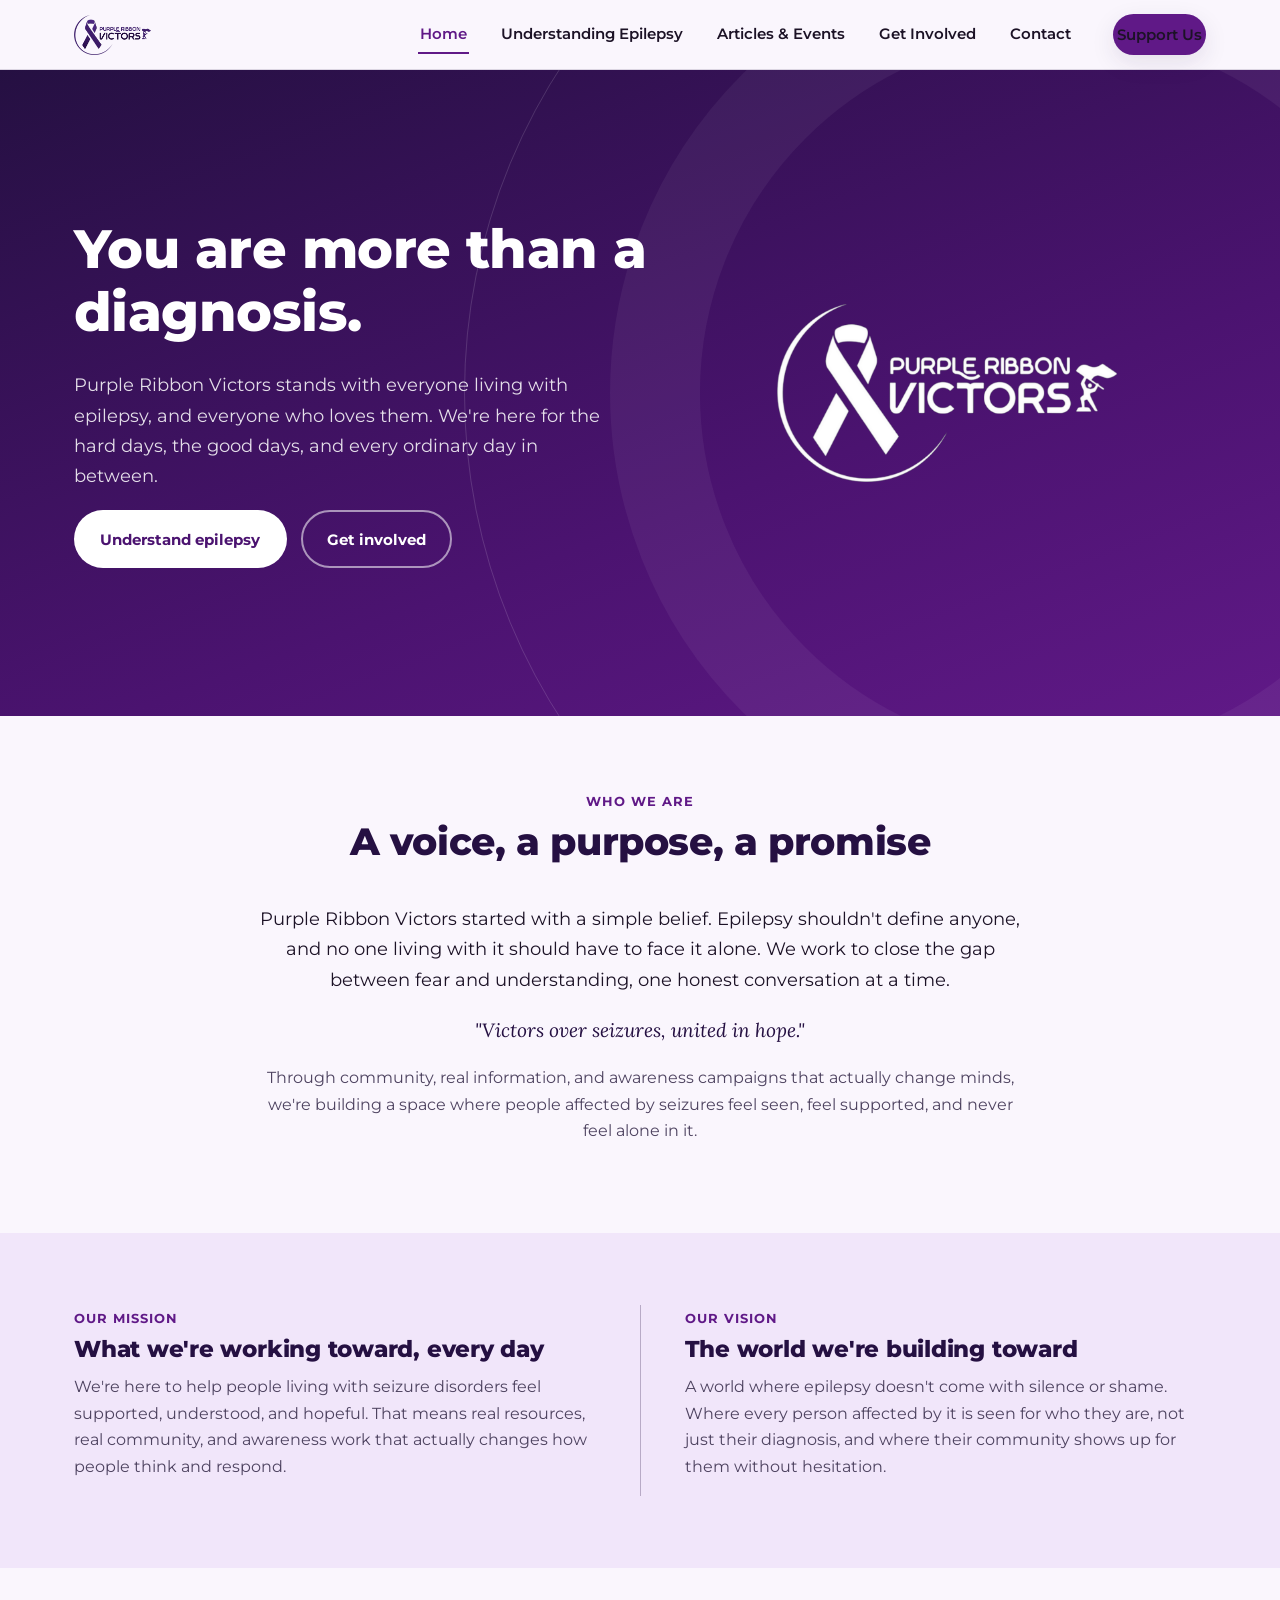
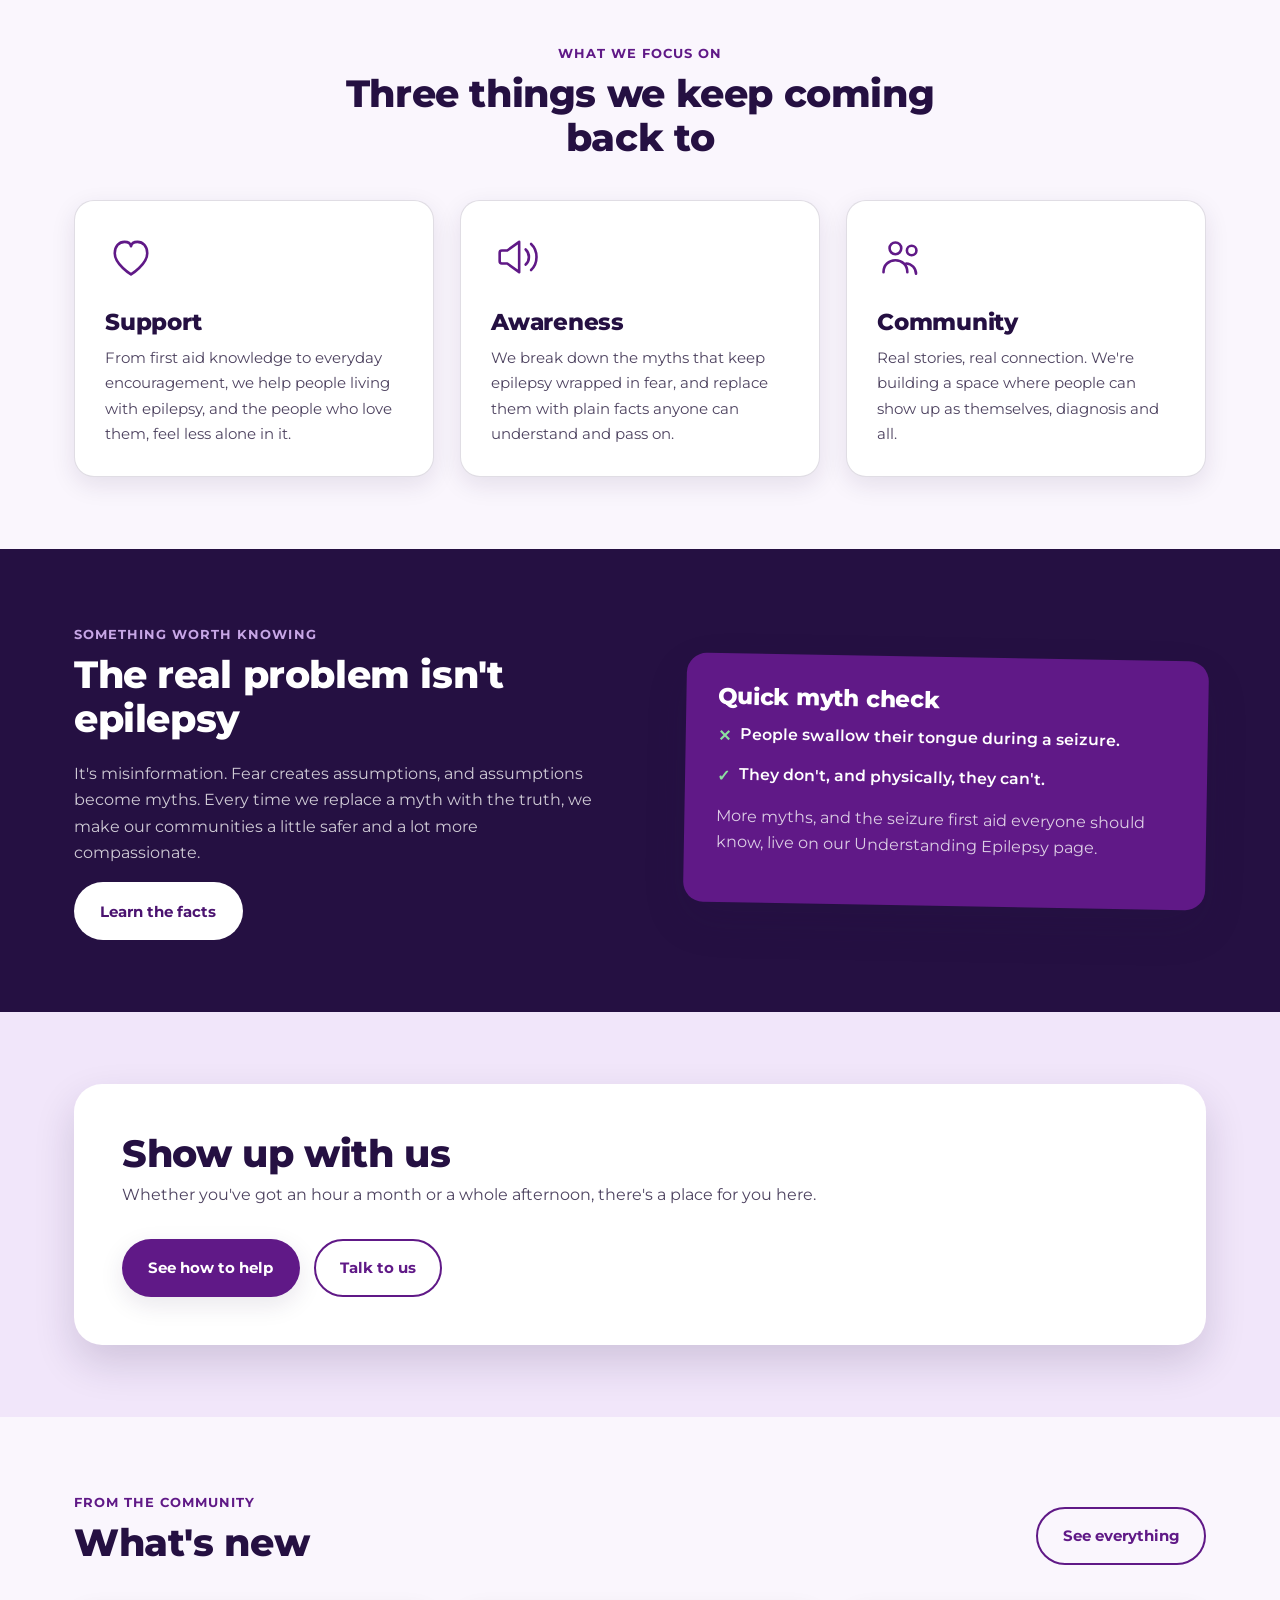
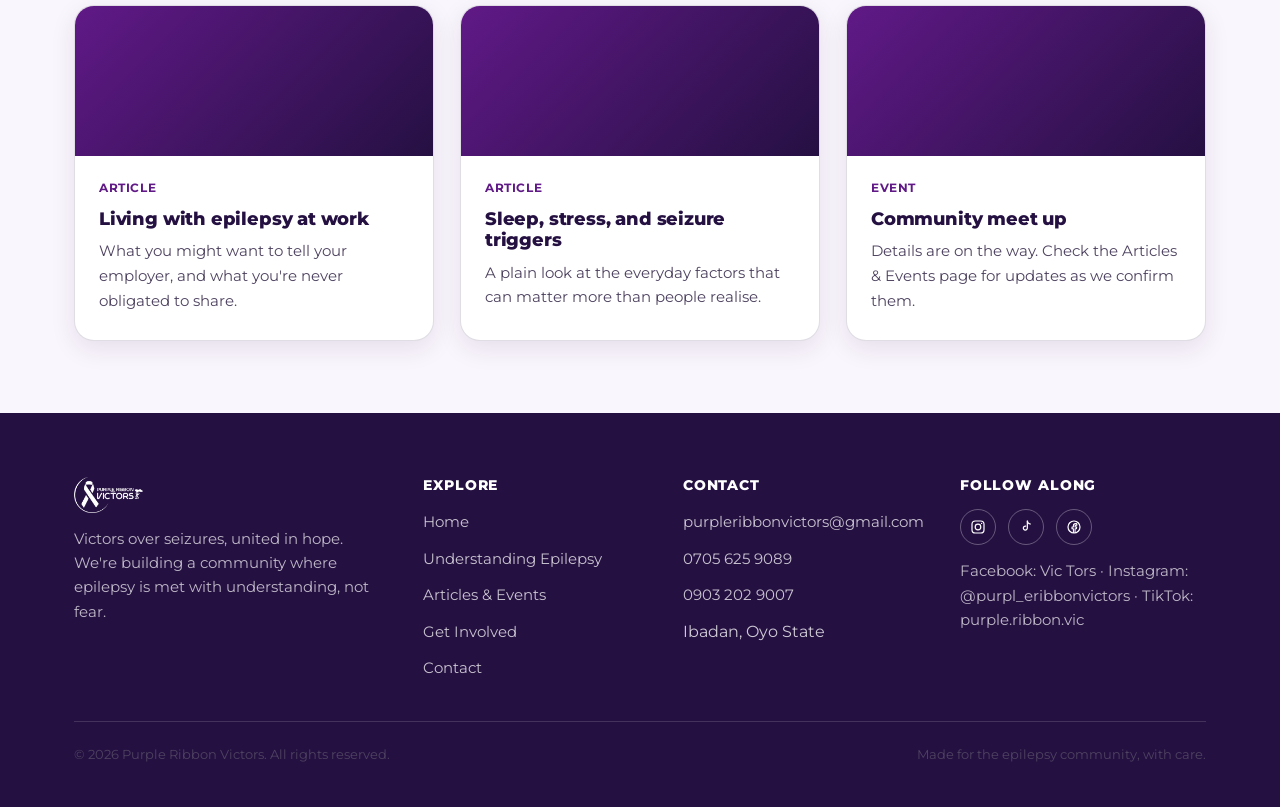
<file: index.html>
<!doctype html>
<html lang="en">
<head>
<meta charset="UTF-8">
<meta name="viewport" content="width=device-width, initial-scale=1.0">
<title>Purple Ribbon Victors | Victors Over Seizures, United in Hope</title>
<meta name="description" content="Purple Ribbon Victors supports people living with epilepsy through community, real information, and honest awareness. Learn, get involved, and never face it alone.">
<link rel="icon" href="logo-color.png">
<link rel="stylesheet" href="style.css">
</head>
<body>

<header class="site-header">
  <nav class="nav">
    <a href="index.html" class="brand">
      <img src="logo-color.png" alt="Purple Ribbon Victors">
    </a>
    <button class="nav-toggle" aria-label="Toggle menu" aria-expanded="false">
      <span></span><span></span><span></span>
    </button>
    <div class="nav-links">
      <a href="index.html" class="active">Home</a>
      <a href="understanding-epilepsy.html">Understanding Epilepsy</a>
      <a href="articles-events.html">Articles &amp; Events</a>
      <a href="get-involved.html">Get Involved</a>
      <a href="contact.html">Contact</a>
      <a href="get-involved.html#support" class="btn btn-primary nav-cta">Support Us</a>
    </div>
  </nav>
</header>

<section class="hero">
  <div class="hero-bg-arc"></div>
  <div class="hero-bg-arc two"></div>
  <div class="wrap">
    <div>
      <h1>You are more than a diagnosis.</h1>
      <p class="lede">Purple Ribbon Victors stands with everyone living with epilepsy, and everyone who loves them. We're here for the hard days, the good days, and every ordinary day in between.</p>
      <div class="btn-row">
        <a href="understanding-epilepsy.html" class="btn btn-white">Understand epilepsy</a>
        <a href="get-involved.html" class="btn btn-outline-light">Get involved</a>
      </div>
    </div>
    <div class="hero-art">
      <img src="logo-white.png" alt="Purple Ribbon Victors ribbon mark" style="max-width:340px;">
    </div>
  </div>
</section>

<section>
  <div class="wrap">
    <div class="section-head center">
      <span class="eyebrow">Who we are</span>
      <h2>A voice, a purpose, a promise</h2>
    </div>
    <div style="max-width:760px; margin:0 auto; text-align:center;">
      <p class="lede">Purple Ribbon Victors started with a simple belief. Epilepsy shouldn't define anyone, and no one living with it should have to face it alone. We work to close the gap between fear and understanding, one honest conversation at a time.</p>
      <p class="quote">"Victors over seizures, united in hope."</p>
      <p>Through community, real information, and awareness campaigns that actually change minds, we're building a space where people affected by seizures feel seen, feel supported, and never feel alone in it.</p>
    </div>
  </div>
</section>

<section class="alt">
  <div class="wrap">
    <div class="divider-row">
      <div>
        <span class="eyebrow">Our mission</span>
        <h3>What we're working toward, every day</h3>
        <p>We're here to help people living with seizure disorders feel supported, understood, and hopeful. That means real resources, real community, and awareness work that actually changes how people think and respond.</p>
      </div>
      <div class="rule"></div>
      <div>
        <span class="eyebrow">Our vision</span>
        <h3>The world we're building toward</h3>
        <p>A world where epilepsy doesn't come with silence or shame. Where every person affected by it is seen for who they are, not just their diagnosis, and where their community shows up for them without hesitation.</p>
      </div>
    </div>
  </div>
</section>

<section>
  <div class="wrap">
    <div class="section-head center">
      <span class="eyebrow">What we focus on</span>
      <h2>Three things we keep coming back to</h2>
    </div>
    <div class="grid grid-3">
      <div class="card">
        <svg class="icon" viewBox="0 0 48 48" fill="none" xmlns="http://www.w3.org/2000/svg">
          <path d="M24 40s-15-9.2-15-19.5C9 14 13 10 18 10c3 0 5.5 1.6 6 4 .5-2.4 3-4 6-4 5 0 9 4 9 10.5C39 30.8 24 40 24 40Z" stroke="#601987" stroke-width="2.4" stroke-linejoin="round"/>
        </svg>
        <h3>Support</h3>
        <p>From first aid knowledge to everyday encouragement, we help people living with epilepsy, and the people who love them, feel less alone in it.</p>
      </div>
      <div class="card">
        <svg class="icon" viewBox="0 0 48 48" fill="none" xmlns="http://www.w3.org/2000/svg">
          <path d="M8 20v8a2 2 0 0 0 2 2h5l11 8V10l-11 8H10a2 2 0 0 0-2 2Z" stroke="#601987" stroke-width="2.4" stroke-linejoin="round"/>
          <path d="M32 17c1.9 1.7 3 4.1 3 7s-1.1 5.3-3 7" stroke="#601987" stroke-width="2.4" stroke-linecap="round"/>
          <path d="M37 12c3.1 2.9 5 6.9 5 12s-1.9 9.1-5 12" stroke="#601987" stroke-width="2.4" stroke-linecap="round"/>
        </svg>
        <h3>Awareness</h3>
        <p>We break down the myths that keep epilepsy wrapped in fear, and replace them with plain facts anyone can understand and pass on.</p>
      </div>
      <div class="card">
        <svg class="icon" viewBox="0 0 48 48" fill="none" xmlns="http://www.w3.org/2000/svg">
          <circle cx="17" cy="16" r="5.4" stroke="#601987" stroke-width="2.4"/>
          <circle cx="32" cy="18" r="4.4" stroke="#601987" stroke-width="2.4"/>
          <path d="M6 38c0-6.6 4.9-11 11-11s11 4.4 11 11" stroke="#601987" stroke-width="2.4" stroke-linecap="round"/>
          <path d="M27 30c5 .3 9 4.4 9 9.5" stroke="#601987" stroke-width="2.4" stroke-linecap="round"/>
        </svg>
        <h3>Community</h3>
        <p>Real stories, real connection. We're building a space where people can show up as themselves, diagnosis and all.</p>
      </div>
    </div>
  </div>
</section>

<section class="dark">
  <div class="wrap">
    <div class="divider-row" style="align-items:center;">
      <div>
        <span class="eyebrow" style="color:#C7A6E6;">Something worth knowing</span>
        <h2>The real problem isn't epilepsy</h2>
        <p>It's misinformation. Fear creates assumptions, and assumptions become myths. Every time we replace a myth with the truth, we make our communities a little safer and a lot more compassionate.</p>
        <a href="understanding-epilepsy.html" class="btn btn-white">Learn the facts</a>
      </div>
      <div class="rule" style="background:rgba(255,255,255,.18);"></div>
      <div class="tilt-card do" style="transform:rotate(1deg);">
        <h3>Quick myth check</h3>
        <ul>
          <li><span class="mark">✕</span> People swallow their tongue during a seizure.</li>
          <li><span class="mark">✓</span> They don't, and physically, they can't.</li>
        </ul>
        <p style="margin-top:14px;">More myths, and the seizure first aid everyone should know, live on our Understanding Epilepsy page.</p>
      </div>
    </div>
  </div>
</section>

<section class="alt">
  <div class="wrap">
    <div class="cta-band" style="background:#fff; box-shadow: var(--shadow-md);">
      <div>
        <h2 style="color:var(--purple-900);">Show up with us</h2>
        <p style="color:var(--ink-soft);">Whether you've got an hour a month or a whole afternoon, there's a place for you here.</p>
      </div>
      <div class="btn-row">
        <a href="get-involved.html" class="btn btn-primary">See how to help</a>
        <a href="contact.html" class="btn btn-outline">Talk to us</a>
      </div>
    </div>
  </div>
</section>

<section>
  <div class="wrap">
    <div class="section-head" style="display:flex; align-items:flex-end; justify-content:space-between; max-width:none; flex-wrap:wrap; gap:16px;">
      <div>
        <span class="eyebrow">From the community</span>
        <h2 style="margin-bottom:0;">What's new</h2>
      </div>
      <a href="articles-events.html" class="btn btn-outline">See everything</a>
    </div>
    <div class="grid grid-3">
      <div class="article-card">
        <div class="thumb"></div>
        <div class="body">
          <span class="meta">Article</span>
          <h3>Living with epilepsy at work</h3>
          <p>What you might want to tell your employer, and what you're never obligated to share.</p>
        </div>
      </div>
      <div class="article-card">
        <div class="thumb"></div>
        <div class="body">
          <span class="meta">Article</span>
          <h3>Sleep, stress, and seizure triggers</h3>
          <p>A plain look at the everyday factors that can matter more than people realise.</p>
        </div>
      </div>
      <div class="article-card">
        <div class="thumb"></div>
        <div class="body">
          <span class="meta">Event</span>
          <h3>Community meet up</h3>
          <p>Details are on the way. Check the Articles &amp; Events page for updates as we confirm them.</p>
        </div>
      </div>
    </div>
  </div>
</section>

<footer class="site-footer">
  <div class="wrap">
    <div class="footer-grid">
      <div>
        <img src="logo-white.png" alt="Purple Ribbon Victors">
        <p>Victors over seizures, united in hope. We're building a community where epilepsy is met with understanding, not fear.</p>
      </div>
      <div>
        <h4>Explore</h4>
        <ul>
          <li><a href="index.html">Home</a></li>
          <li><a href="understanding-epilepsy.html">Understanding Epilepsy</a></li>
          <li><a href="articles-events.html">Articles &amp; Events</a></li>
          <li><a href="get-involved.html">Get Involved</a></li>
          <li><a href="contact.html">Contact</a></li>
        </ul>
      </div>
      <div>
        <h4>Contact</h4>
        <ul>
          <li><a href="mailto:purpleribbonvictors@gmail.com">purpleribbonvictors@gmail.com</a></li>
          <li><a href="tel:07056259089">0705 625 9089</a></li>
          <li><a href="tel:09032029007">0903 202 9007</a></li>
          <li>Ibadan, Oyo State</li>
        </ul>
      </div>
      <div>
        <h4>Follow along</h4>
        <div class="social-row">
          <a href="https://instagram.com/purpl_eribbonvictors" target="_blank" rel="noopener" aria-label="Instagram">
            <svg viewBox="0 0 24 24" fill="none" xmlns="http://www.w3.org/2000/svg"><rect x="3" y="3" width="18" height="18" rx="5" stroke="#fff" stroke-width="1.8"/><circle cx="12" cy="12" r="4.2" stroke="#fff" stroke-width="1.8"/><circle cx="17.4" cy="6.6" r="1" fill="#fff"/></svg>
          </a>
          <a href="https://www.tiktok.com/@purple.ribbon.vic" target="_blank" rel="noopener" aria-label="TikTok">
            <svg viewBox="0 0 24 24" fill="none" xmlns="http://www.w3.org/2000/svg"><path d="M14 3v10.6a3 3 0 1 1-2.4-2.94" stroke="#fff" stroke-width="1.8" stroke-linecap="round"/><path d="M14 3c.4 2.4 2.2 4.2 4.6 4.5" stroke="#fff" stroke-width="1.8" stroke-linecap="round"/></svg>
          </a>
          <a aria-label="Facebook">
            <svg viewBox="0 0 24 24" fill="none" xmlns="http://www.w3.org/2000/svg"><circle cx="12" cy="12" r="9" stroke="#fff" stroke-width="1.8"/><path d="M13.6 21v-6.4h2.1l.3-2.5h-2.4V10.5c0-.7.2-1.2 1.3-1.2h1.3V7c-.2 0-1-.1-1.9-.1-1.9 0-3.2 1.1-3.2 3.3v1.9H9v2.5h2.1V21" stroke="#fff" stroke-width="1.6" stroke-linejoin="round"/></svg>
          </a>
        </div>
        <p class="small" style="margin-top:14px;">Facebook: Vic Tors &middot; Instagram: @purpl_eribbonvictors &middot; TikTok: purple.ribbon.vic</p>
      </div>
    </div>
    <div class="footer-bottom">
      <p>&copy; <span data-year></span> Purple Ribbon Victors. All rights reserved.</p>
      <p>Made for the epilepsy community, with care.</p>
    </div>
  </div>
</footer>

<script src="main.js"></script>
</body>
</html>
</file>
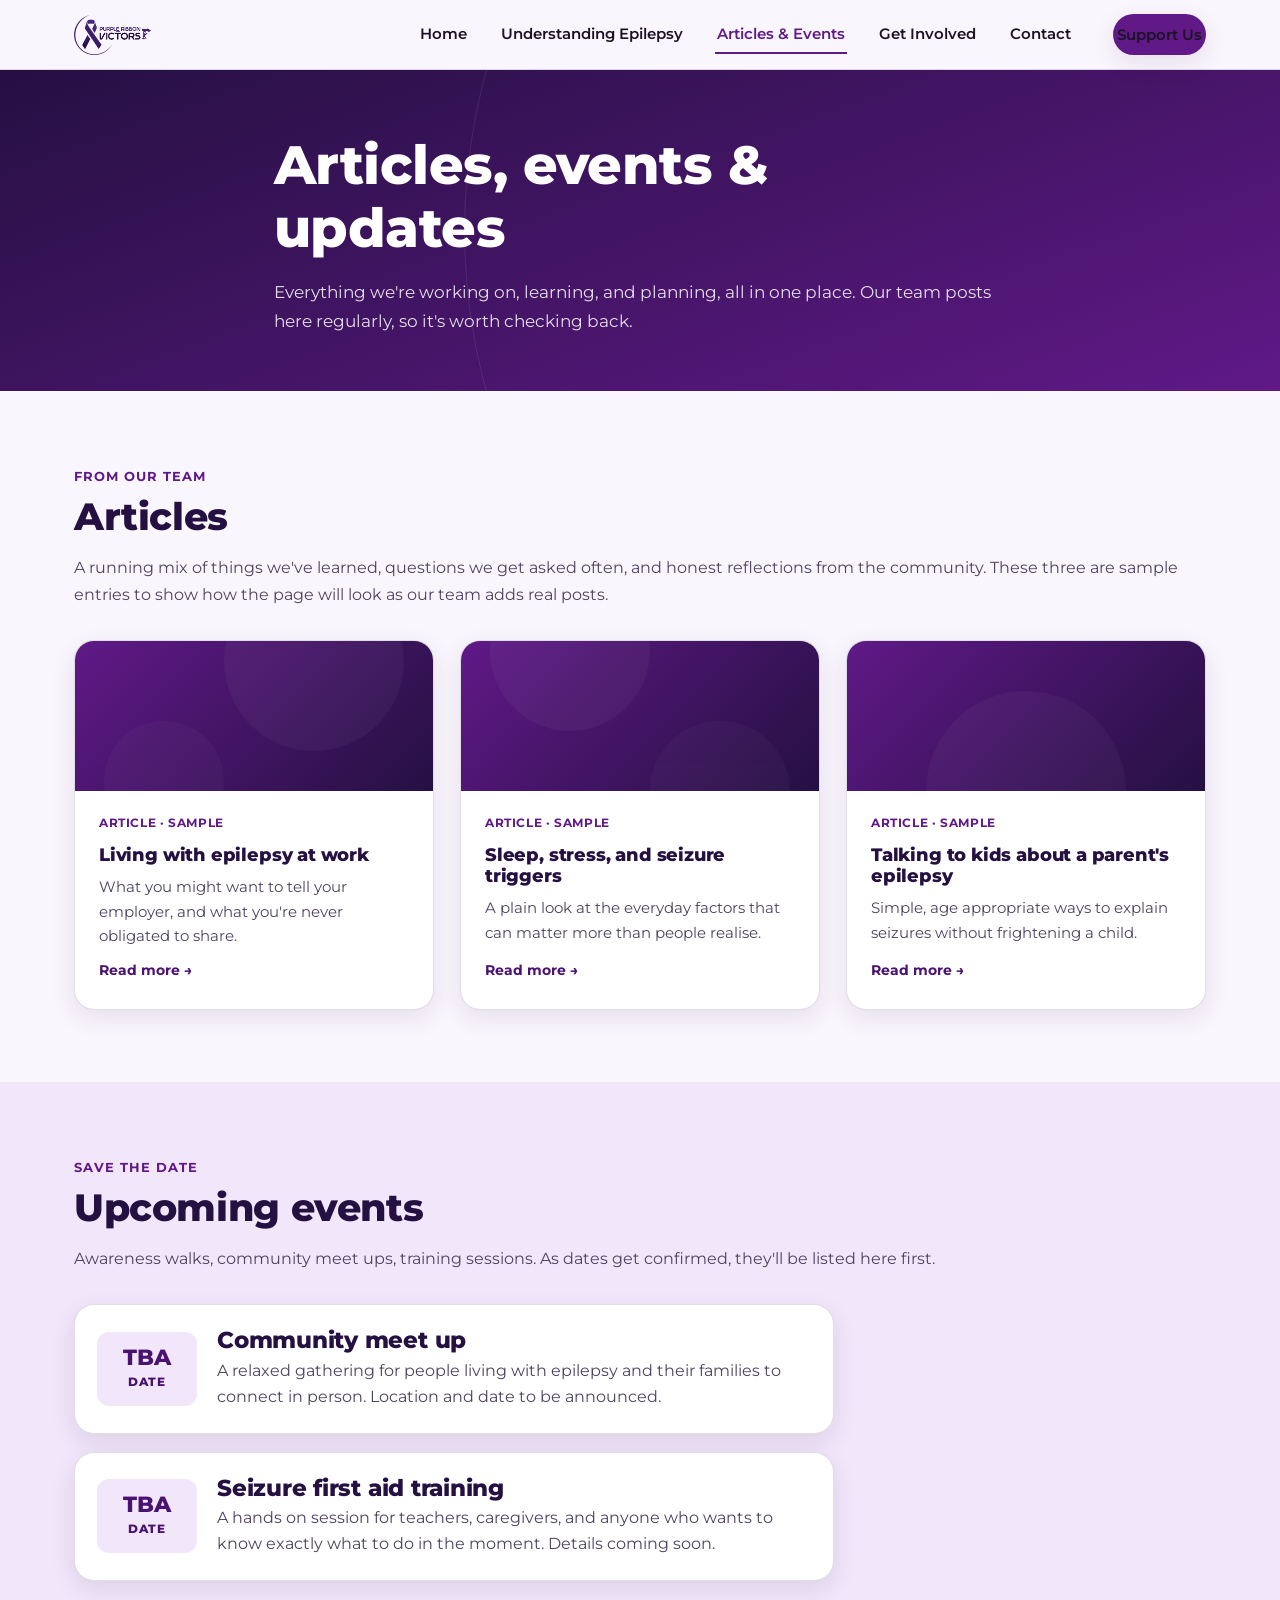
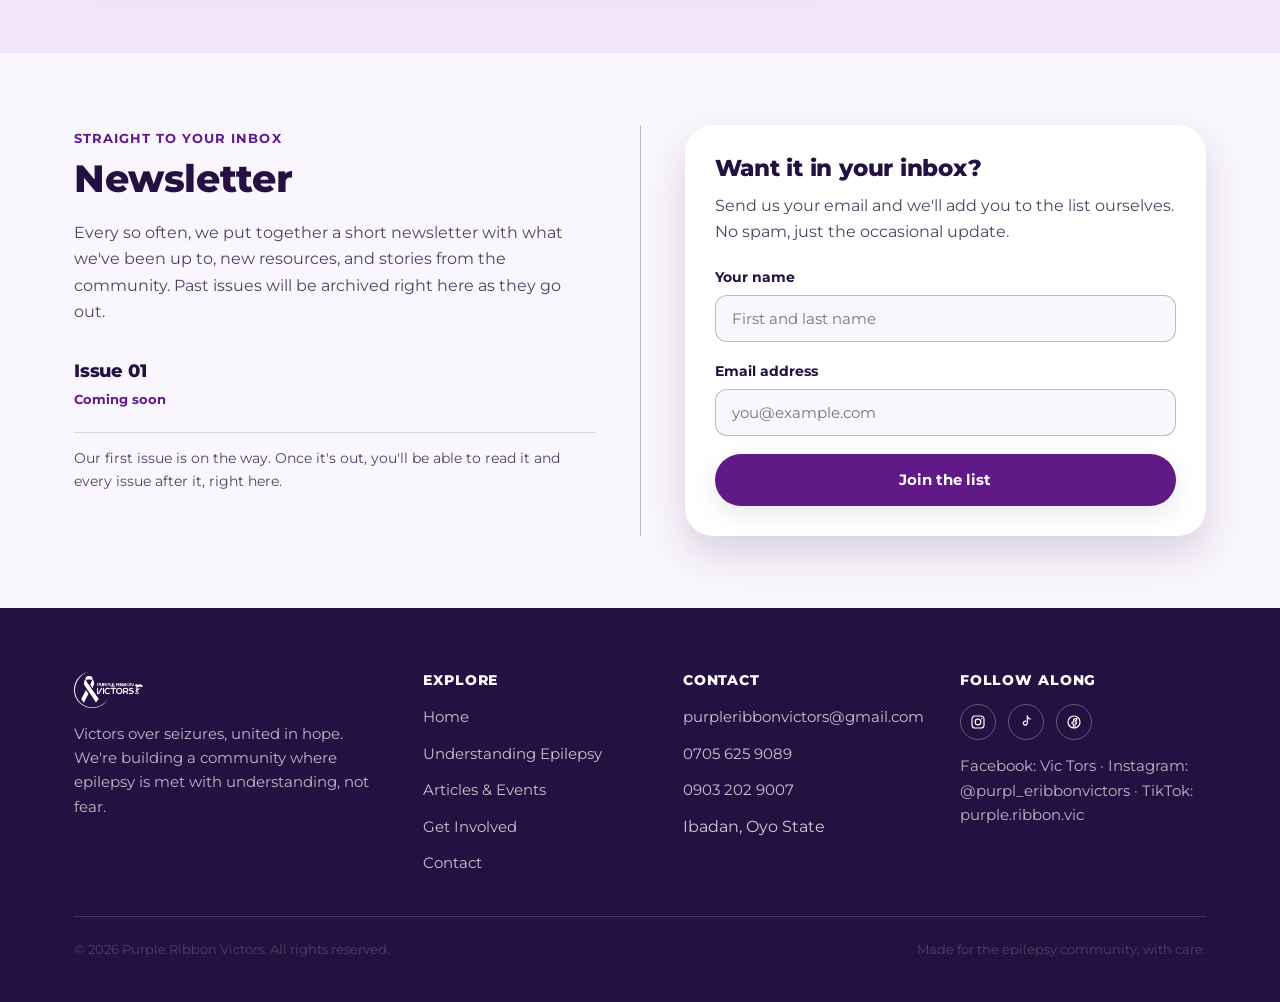
<file: articles-events.html>
<!doctype html>
<html lang="en">
<head>
<meta charset="UTF-8">
<meta name="viewport" content="width=device-width, initial-scale=1.0">
<title>Articles, Events &amp; Newsletter | Purple Ribbon Victors</title>
<meta name="description" content="Articles, upcoming events, and newsletter issues from Purple Ribbon Victors. Updated by our team as things happen.">
<link rel="icon" href="logo-color.png">
<link rel="stylesheet" href="style.css">
</head>
<body>

<header class="site-header">
  <nav class="nav">
    <a href="index.html" class="brand">
      <img src="logo-color.png" alt="Purple Ribbon Victors">
    </a>
    <button class="nav-toggle" aria-label="Toggle menu" aria-expanded="false">
      <span></span><span></span><span></span>
    </button>
    <div class="nav-links">
      <a href="index.html">Home</a>
      <a href="understanding-epilepsy.html">Understanding Epilepsy</a>
      <a href="articles-events.html" class="active">Articles &amp; Events</a>
      <a href="get-involved.html">Get Involved</a>
      <a href="contact.html">Contact</a>
      <a href="get-involved.html#support" class="btn btn-primary nav-cta">Support Us</a>
    </div>
  </nav>
</header>

<section class="page-head">
  <div class="hero-bg-arc two" style="opacity:.6;"></div>
  <div class="wrap">
    <h1>Articles, events &amp; updates</h1>
    <p>Everything we're working on, learning, and planning, all in one place. Our team posts here regularly, so it's worth checking back.</p>
  </div>
</section>

<section>
  <div class="wrap">
    <div class="section-head">
      <span class="eyebrow">From our team</span>
      <h2 style="margin-bottom:0;">Articles</h2>
    </div>
    <p class="muted" style="margin-top:-24px; margin-bottom:32px;">A running mix of things we've learned, questions we get asked often, and honest reflections from the community. These three are sample entries to show how the page will look as our team adds real posts.</p>

    <div class="grid grid-3">
      <div class="article-card">
        <div class="thumb">
          <svg viewBox="0 0 200 150" width="100%" height="100%" xmlns="http://www.w3.org/2000/svg">
            <circle cx="160" cy="20" r="90" fill="rgba(255,255,255,.08)"/>
            <circle cx="10" cy="140" r="60" fill="rgba(255,255,255,.06)"/>
          </svg>
        </div>
        <div class="body">
          <span class="meta">Article &middot; Sample</span>
          <h3>Living with epilepsy at work</h3>
          <p>What you might want to tell your employer, and what you're never obligated to share.</p>
          <span class="read">Read more &rarr;</span>
        </div>
      </div>
      <div class="article-card">
        <div class="thumb">
          <svg viewBox="0 0 200 150" width="100%" height="100%" xmlns="http://www.w3.org/2000/svg">
            <circle cx="30" cy="10" r="80" fill="rgba(255,255,255,.08)"/>
            <circle cx="180" cy="150" r="70" fill="rgba(255,255,255,.06)"/>
          </svg>
        </div>
        <div class="body">
          <span class="meta">Article &middot; Sample</span>
          <h3>Sleep, stress, and seizure triggers</h3>
          <p>A plain look at the everyday factors that can matter more than people realise.</p>
          <span class="read">Read more &rarr;</span>
        </div>
      </div>
      <div class="article-card">
        <div class="thumb">
          <svg viewBox="0 0 200 150" width="100%" height="100%" xmlns="http://www.w3.org/2000/svg">
            <circle cx="100" cy="150" r="100" fill="rgba(255,255,255,.07)"/>
          </svg>
        </div>
        <div class="body">
          <span class="meta">Article &middot; Sample</span>
          <h3>Talking to kids about a parent's epilepsy</h3>
          <p>Simple, age appropriate ways to explain seizures without frightening a child.</p>
          <span class="read">Read more &rarr;</span>
        </div>
      </div>
    </div>
  </div>
</section>

<section class="alt">
  <div class="wrap">
    <div class="section-head">
      <span class="eyebrow">Save the date</span>
      <h2 style="margin-bottom:0;">Upcoming events</h2>
    </div>
    <p class="muted" style="margin-top:-24px; margin-bottom:32px;">Awareness walks, community meet ups, training sessions. As dates get confirmed, they'll be listed here first.</p>

    <div style="display:flex; flex-direction:column; gap:18px; max-width:760px;">
      <div class="event-card">
        <div class="event-date">
          <span class="num">TBA</span>
          <span class="lbl">Date</span>
        </div>
        <div>
          <h3 style="margin-bottom:4px;">Community meet up</h3>
          <p style="margin:0;">A relaxed gathering for people living with epilepsy and their families to connect in person. Location and date to be announced.</p>
        </div>
      </div>
      <div class="event-card">
        <div class="event-date">
          <span class="num">TBA</span>
          <span class="lbl">Date</span>
        </div>
        <div>
          <h3 style="margin-bottom:4px;">Seizure first aid training</h3>
          <p style="margin:0;">A hands on session for teachers, caregivers, and anyone who wants to know exactly what to do in the moment. Details coming soon.</p>
        </div>
      </div>
    </div>
  </div>
</section>

<section>
  <div class="wrap">
    <div class="divider-row">
      <div>
        <span class="eyebrow">Straight to your inbox</span>
        <h2>Newsletter</h2>
        <p>Every so often, we put together a short newsletter with what we've been up to, new resources, and stories from the community. Past issues will be archived right here as they go out.</p>
        <div class="newsletter-issue">
          <div>
            <h4>Issue 01</h4>
            <span class="date">Coming soon</span>
          </div>
        </div>
        <p class="muted small" style="margin-top:14px;">Our first issue is on the way. Once it's out, you'll be able to read it and every issue after it, right here.</p>
      </div>
      <div class="rule"></div>
      <div>
        <div class="form-card" style="padding:30px;">
          <h3>Want it in your inbox?</h3>
          <p style="margin-bottom:20px;">Send us your email and we'll add you to the list ourselves. No spam, just the occasional update.</p>
          <form data-mailto="purpleribbonvictors@gmail.com" data-subject="Newsletter signup">
            <div class="field">
              <label for="nl-name">Your name</label>
              <input id="nl-name" name="name" type="text" placeholder="First and last name" required>
            </div>
            <div class="field">
              <label for="nl-email">Email address</label>
              <input id="nl-email" name="email" type="email" placeholder="you@example.com" required>
            </div>
            <button type="submit" class="btn btn-primary" style="width:100%; justify-content:center;">Join the list</button>
          </form>
        </div>
      </div>
    </div>
  </div>
</section>

<footer class="site-footer">
  <div class="wrap">
    <div class="footer-grid">
      <div>
        <img src="logo-white.png" alt="Purple Ribbon Victors">
        <p>Victors over seizures, united in hope. We're building a community where epilepsy is met with understanding, not fear.</p>
      </div>
      <div>
        <h4>Explore</h4>
        <ul>
          <li><a href="index.html">Home</a></li>
          <li><a href="understanding-epilepsy.html">Understanding Epilepsy</a></li>
          <li><a href="articles-events.html">Articles &amp; Events</a></li>
          <li><a href="get-involved.html">Get Involved</a></li>
          <li><a href="contact.html">Contact</a></li>
        </ul>
      </div>
      <div>
        <h4>Contact</h4>
        <ul>
          <li><a href="mailto:purpleribbonvictors@gmail.com">purpleribbonvictors@gmail.com</a></li>
          <li><a href="tel:07056259089">0705 625 9089</a></li>
          <li><a href="tel:09032029007">0903 202 9007</a></li>
          <li>Ibadan, Oyo State</li>
        </ul>
      </div>
      <div>
        <h4>Follow along</h4>
        <div class="social-row">
          <a href="https://instagram.com/purpl_eribbonvictors" target="_blank" rel="noopener" aria-label="Instagram">
            <svg viewBox="0 0 24 24" fill="none" xmlns="http://www.w3.org/2000/svg"><rect x="3" y="3" width="18" height="18" rx="5" stroke="#fff" stroke-width="1.8"/><circle cx="12" cy="12" r="4.2" stroke="#fff" stroke-width="1.8"/><circle cx="17.4" cy="6.6" r="1" fill="#fff"/></svg>
          </a>
          <a href="https://www.tiktok.com/@purple.ribbon.vic" target="_blank" rel="noopener" aria-label="TikTok">
            <svg viewBox="0 0 24 24" fill="none" xmlns="http://www.w3.org/2000/svg"><path d="M14 3v10.6a3 3 0 1 1-2.4-2.94" stroke="#fff" stroke-width="1.8" stroke-linecap="round"/><path d="M14 3c.4 2.4 2.2 4.2 4.6 4.5" stroke="#fff" stroke-width="1.8" stroke-linecap="round"/></svg>
          </a>
          <a aria-label="Facebook">
            <svg viewBox="0 0 24 24" fill="none" xmlns="http://www.w3.org/2000/svg"><circle cx="12" cy="12" r="9" stroke="#fff" stroke-width="1.8"/><path d="M13.6 21v-6.4h2.1l.3-2.5h-2.4V10.5c0-.7.2-1.2 1.3-1.2h1.3V7c-.2 0-1-.1-1.9-.1-1.9 0-3.2 1.1-3.2 3.3v1.9H9v2.5h2.1V21" stroke="#fff" stroke-width="1.6" stroke-linejoin="round"/></svg>
          </a>
        </div>
        <p class="small" style="margin-top:14px;">Facebook: Vic Tors &middot; Instagram: @purpl_eribbonvictors &middot; TikTok: purple.ribbon.vic</p>
      </div>
    </div>
    <div class="footer-bottom">
      <p>&copy; <span data-year></span> Purple Ribbon Victors. All rights reserved.</p>
      <p>Made for the epilepsy community, with care.</p>
    </div>
  </div>
</footer>

<script src="main.js"></script>
</body>
</html>
</file>
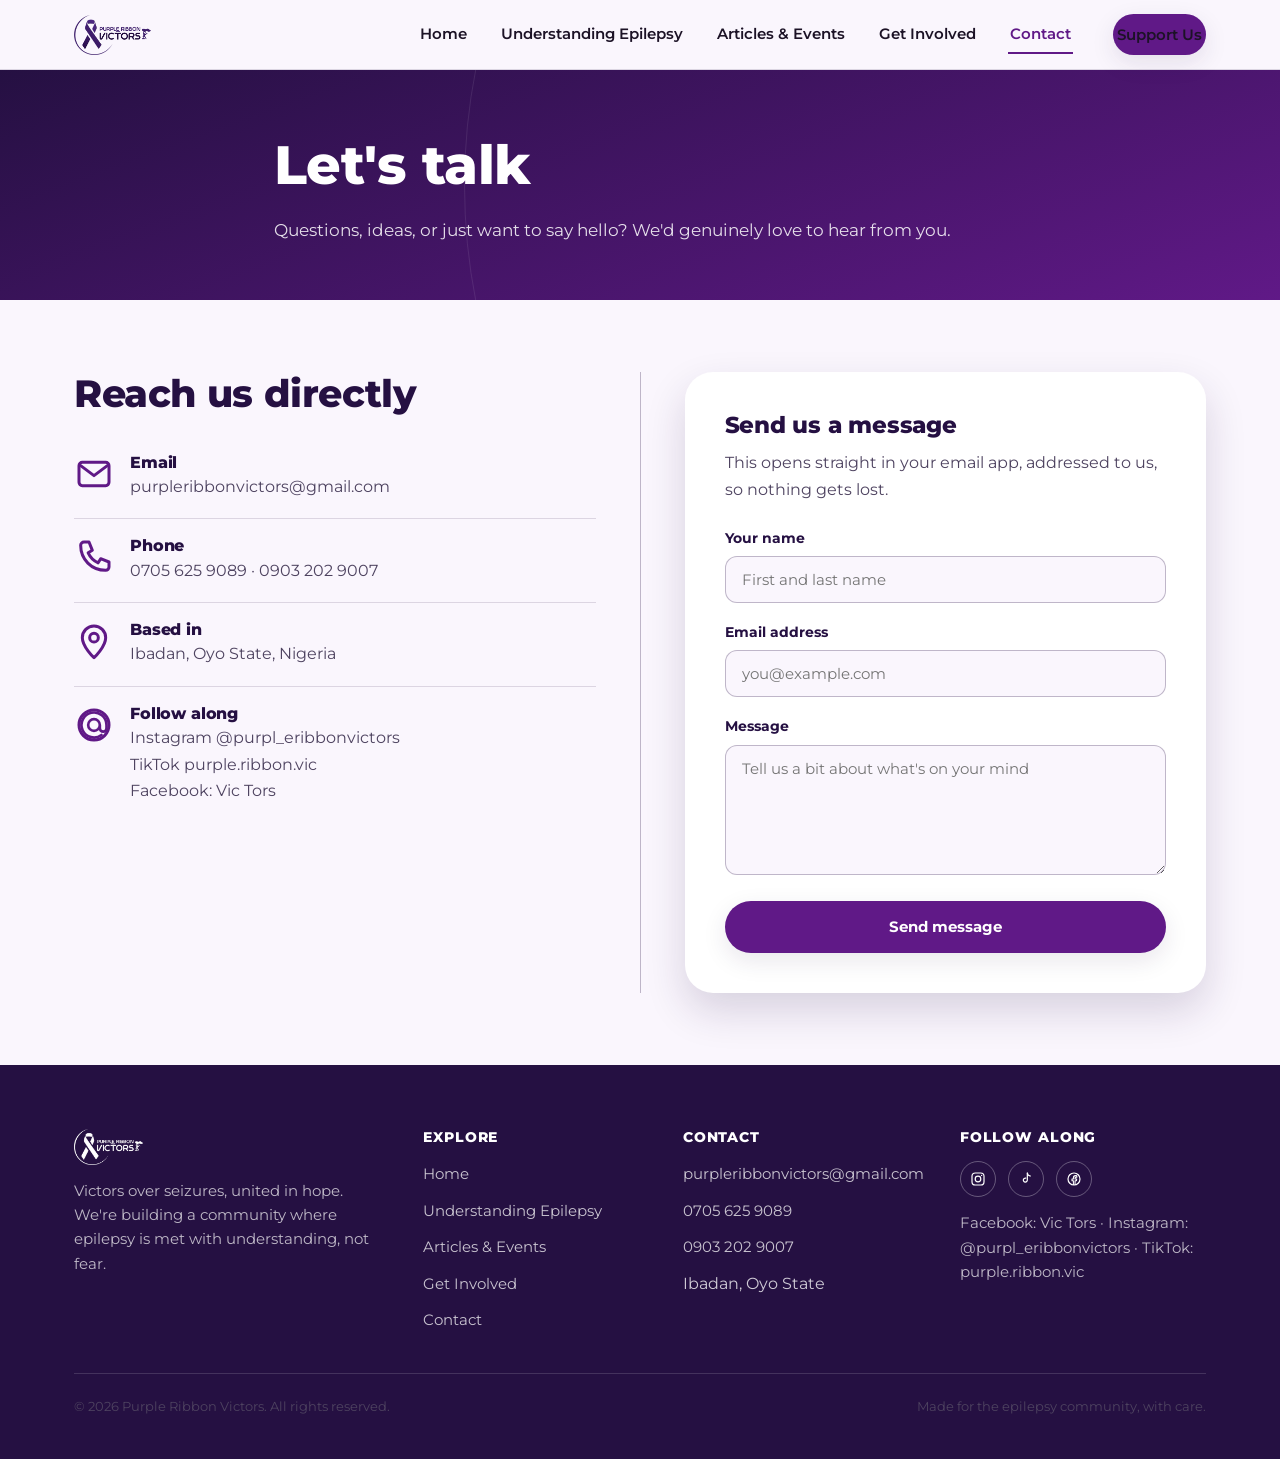
<file: contact.html>
<!doctype html>
<html lang="en">
<head>
<meta charset="UTF-8">
<meta name="viewport" content="width=device-width, initial-scale=1.0">
<title>Contact | Purple Ribbon Victors</title>
<meta name="description" content="Get in touch with Purple Ribbon Victors. We'd love to hear from you.">
<link rel="icon" href="logo-color.png">
<link rel="stylesheet" href="style.css">
</head>
<body>

<header class="site-header">
  <nav class="nav">
    <a href="index.html" class="brand">
      <img src="logo-color.png" alt="Purple Ribbon Victors">
    </a>
    <button class="nav-toggle" aria-label="Toggle menu" aria-expanded="false">
      <span></span><span></span><span></span>
    </button>
    <div class="nav-links">
      <a href="index.html">Home</a>
      <a href="understanding-epilepsy.html">Understanding Epilepsy</a>
      <a href="articles-events.html">Articles &amp; Events</a>
      <a href="get-involved.html">Get Involved</a>
      <a href="contact.html" class="active">Contact</a>
      <a href="get-involved.html#support" class="btn btn-primary nav-cta">Support Us</a>
    </div>
  </nav>
</header>

<section class="page-head">
  <div class="hero-bg-arc two" style="opacity:.6;"></div>
  <div class="wrap">
    <h1>Let's talk</h1>
    <p>Questions, ideas, or just want to say hello? We'd genuinely love to hear from you.</p>
  </div>
</section>

<section>
  <div class="wrap">
    <div class="divider-row">
      <div>
        <h2>Reach us directly</h2>
        <div class="info-row">
          <svg class="ico" viewBox="0 0 24 24" fill="none" xmlns="http://www.w3.org/2000/svg"><rect x="3" y="5" width="18" height="14" rx="2" stroke="#601987" stroke-width="1.8"/><path d="m4 7 8 6 8-6" stroke="#601987" stroke-width="1.8" stroke-linecap="round" stroke-linejoin="round"/></svg>
          <div>
            <h4>Email</h4>
            <p><a href="mailto:purpleribbonvictors@gmail.com">purpleribbonvictors@gmail.com</a></p>
          </div>
        </div>
        <div class="info-row">
          <svg class="ico" viewBox="0 0 24 24" fill="none" xmlns="http://www.w3.org/2000/svg"><path d="M6 3h3l2 5-2.5 1.5a12 12 0 0 0 6 6L16 13l5 2v3a2 2 0 0 1-2 2C10.5 20 4 13.5 4 5a2 2 0 0 1 2-2Z" stroke="#601987" stroke-width="1.8" stroke-linejoin="round"/></svg>
          <div>
            <h4>Phone</h4>
            <p><a href="tel:07056259089">0705 625 9089</a> &middot; <a href="tel:09032029007">0903 202 9007</a></p>
          </div>
        </div>
        <div class="info-row">
          <svg class="ico" viewBox="0 0 24 24" fill="none" xmlns="http://www.w3.org/2000/svg"><path d="M12 22s7-6.6 7-12a7 7 0 1 0-14 0c0 5.4 7 12 7 12Z" stroke="#601987" stroke-width="1.8" stroke-linejoin="round"/><circle cx="12" cy="10" r="2.6" stroke="#601987" stroke-width="1.8"/></svg>
          <div>
            <h4>Based in</h4>
            <p>Ibadan, Oyo State, Nigeria</p>
          </div>
        </div>
        <div class="info-row">
          <svg class="ico" viewBox="0 0 24 24" fill="none" xmlns="http://www.w3.org/2000/svg"><circle cx="12" cy="12" r="9" stroke="#601987" stroke-width="1.8"/><path d="M15.5 12a3.5 3.5 0 1 1-7 0 3.5 3.5 0 0 1 7 0Zm0 0V14a2 2 0 0 0 4 0v-2a7.5 7.5 0 1 0-3 6" stroke="#601987" stroke-width="1.6" stroke-linecap="round" stroke-linejoin="round"/></svg>
          <div>
            <h4>Follow along</h4>
            <p>Instagram <a href="https://instagram.com/purpl_eribbonvictors" target="_blank" rel="noopener">@purpl_eribbonvictors</a><br>
            TikTok <a href="https://www.tiktok.com/@purple.ribbon.vic" target="_blank" rel="noopener">purple.ribbon.vic</a><br>
            Facebook: Vic Tors</p>
          </div>
        </div>
      </div>
      <div class="rule"></div>
      <div>
        <div class="form-card">
          <h3>Send us a message</h3>
          <p style="margin-bottom:24px;">This opens straight in your email app, addressed to us, so nothing gets lost.</p>
          <form data-mailto="purpleribbonvictors@gmail.com" data-subject="Message from the website">
            <div class="field">
              <label for="c-name">Your name</label>
              <input id="c-name" name="name" type="text" placeholder="First and last name" required>
            </div>
            <div class="field">
              <label for="c-email">Email address</label>
              <input id="c-email" name="email" type="email" placeholder="you@example.com" required>
            </div>
            <div class="field">
              <label for="c-message">Message</label>
              <textarea id="c-message" name="message" placeholder="Tell us a bit about what's on your mind" required></textarea>
            </div>
            <button type="submit" class="btn btn-primary" style="width:100%; justify-content:center;">Send message</button>
          </form>
        </div>
      </div>
    </div>
  </div>
</section>

<footer class="site-footer">
  <div class="wrap">
    <div class="footer-grid">
      <div>
        <img src="logo-white.png" alt="Purple Ribbon Victors">
        <p>Victors over seizures, united in hope. We're building a community where epilepsy is met with understanding, not fear.</p>
      </div>
      <div>
        <h4>Explore</h4>
        <ul>
          <li><a href="index.html">Home</a></li>
          <li><a href="understanding-epilepsy.html">Understanding Epilepsy</a></li>
          <li><a href="articles-events.html">Articles &amp; Events</a></li>
          <li><a href="get-involved.html">Get Involved</a></li>
          <li><a href="contact.html">Contact</a></li>
        </ul>
      </div>
      <div>
        <h4>Contact</h4>
        <ul>
          <li><a href="mailto:purpleribbonvictors@gmail.com">purpleribbonvictors@gmail.com</a></li>
          <li><a href="tel:07056259089">0705 625 9089</a></li>
          <li><a href="tel:09032029007">0903 202 9007</a></li>
          <li>Ibadan, Oyo State</li>
        </ul>
      </div>
      <div>
        <h4>Follow along</h4>
        <div class="social-row">
          <a href="https://instagram.com/purpl_eribbonvictors" target="_blank" rel="noopener" aria-label="Instagram">
            <svg viewBox="0 0 24 24" fill="none" xmlns="http://www.w3.org/2000/svg"><rect x="3" y="3" width="18" height="18" rx="5" stroke="#fff" stroke-width="1.8"/><circle cx="12" cy="12" r="4.2" stroke="#fff" stroke-width="1.8"/><circle cx="17.4" cy="6.6" r="1" fill="#fff"/></svg>
          </a>
          <a href="https://www.tiktok.com/@purple.ribbon.vic" target="_blank" rel="noopener" aria-label="TikTok">
            <svg viewBox="0 0 24 24" fill="none" xmlns="http://www.w3.org/2000/svg"><path d="M14 3v10.6a3 3 0 1 1-2.4-2.94" stroke="#fff" stroke-width="1.8" stroke-linecap="round"/><path d="M14 3c.4 2.4 2.2 4.2 4.6 4.5" stroke="#fff" stroke-width="1.8" stroke-linecap="round"/></svg>
          </a>
          <a aria-label="Facebook">
            <svg viewBox="0 0 24 24" fill="none" xmlns="http://www.w3.org/2000/svg"><circle cx="12" cy="12" r="9" stroke="#fff" stroke-width="1.8"/><path d="M13.6 21v-6.4h2.1l.3-2.5h-2.4V10.5c0-.7.2-1.2 1.3-1.2h1.3V7c-.2 0-1-.1-1.9-.1-1.9 0-3.2 1.1-3.2 3.3v1.9H9v2.5h2.1V21" stroke="#fff" stroke-width="1.6" stroke-linejoin="round"/></svg>
          </a>
        </div>
        <p class="small" style="margin-top:14px;">Facebook: Vic Tors &middot; Instagram: @purpl_eribbonvictors &middot; TikTok: purple.ribbon.vic</p>
      </div>
    </div>
    <div class="footer-bottom">
      <p>&copy; <span data-year></span> Purple Ribbon Victors. All rights reserved.</p>
      <p>Made for the epilepsy community, with care.</p>
    </div>
  </div>
</footer>

<script src="main.js"></script>
</body>
</html>
</file>
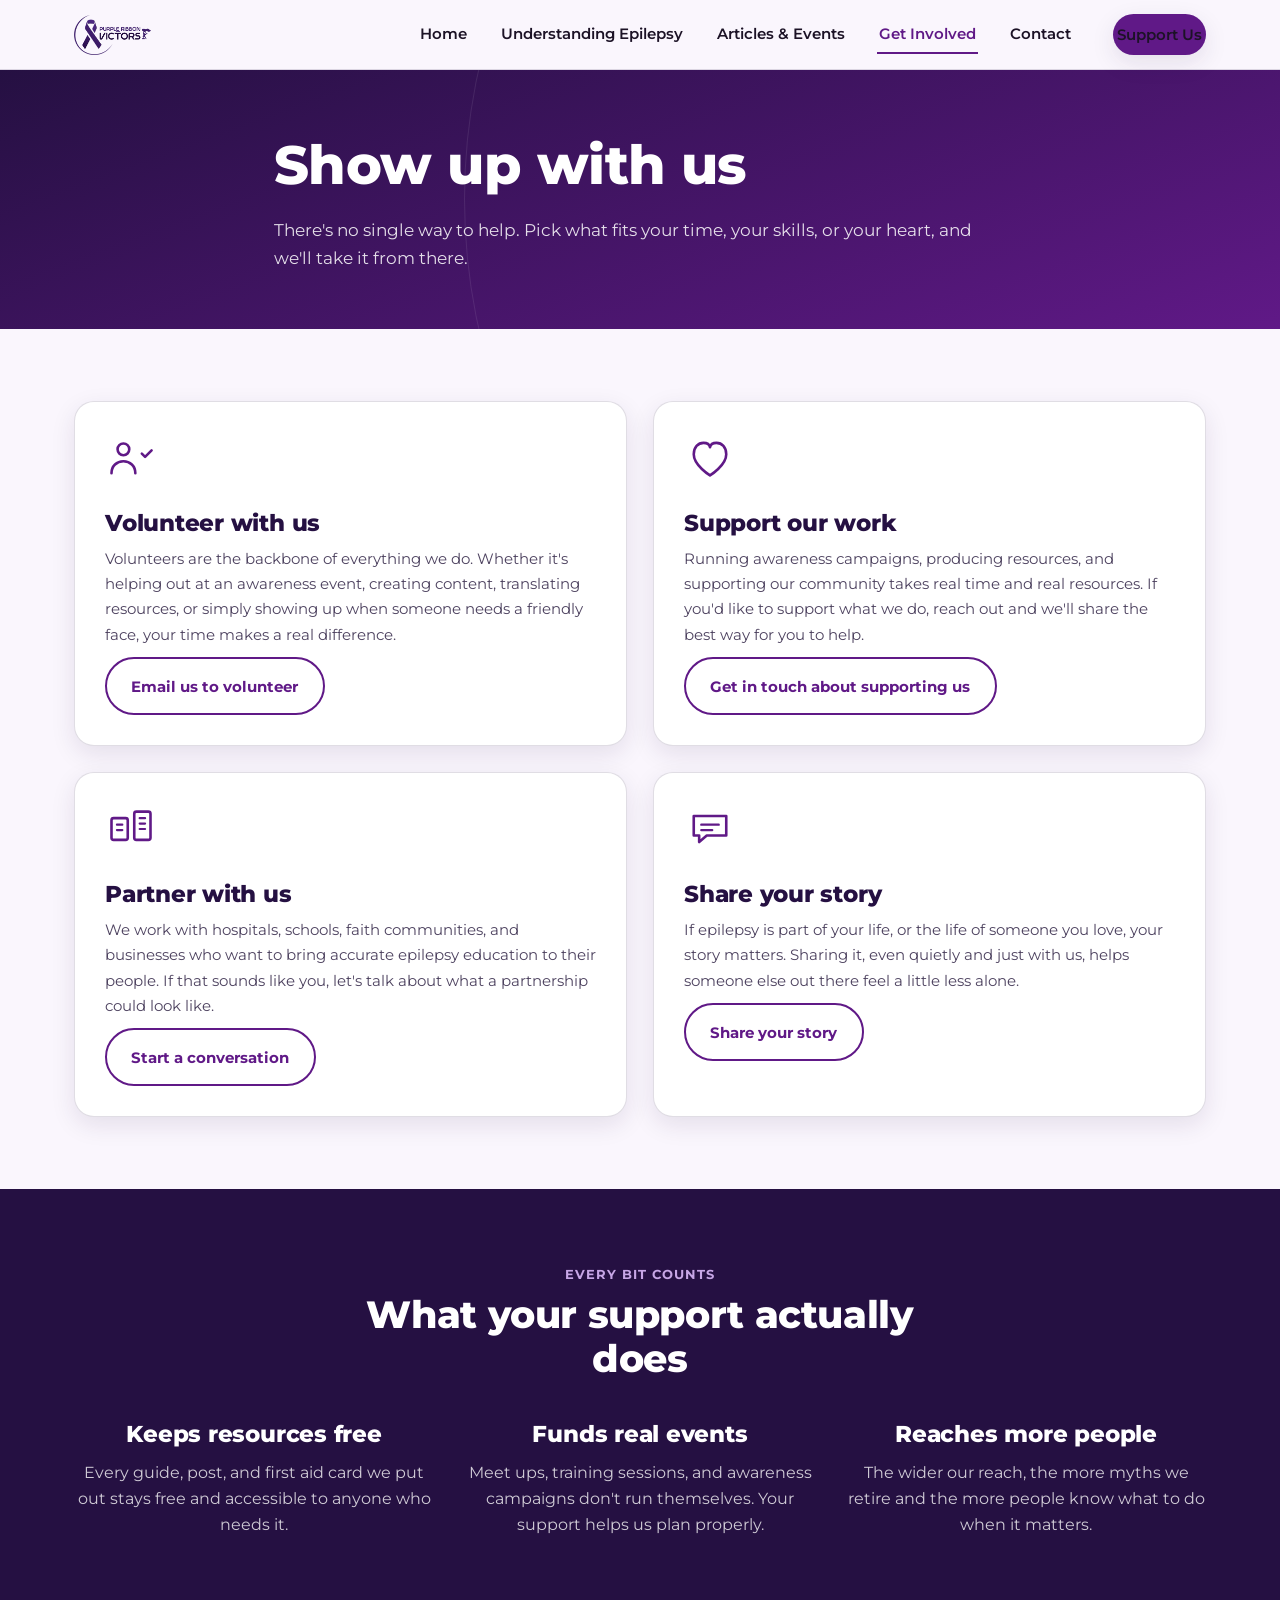
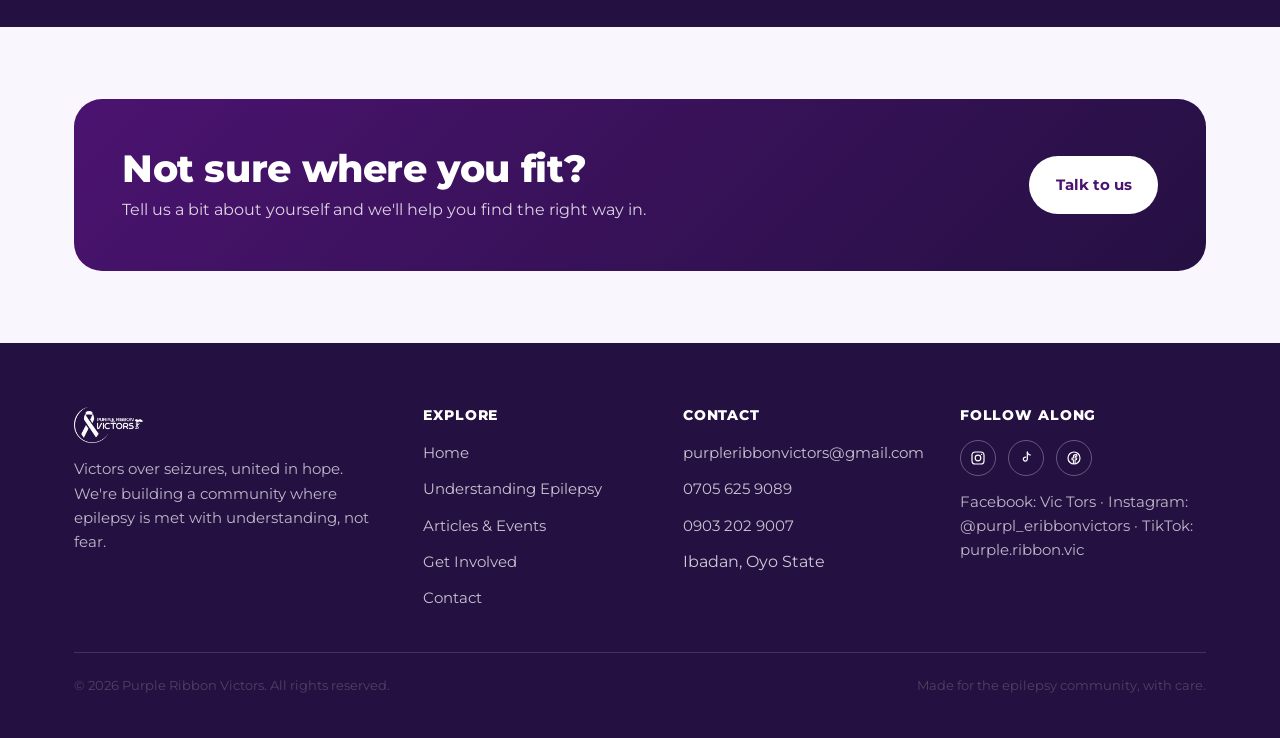
<file: get-involved.html>
<!doctype html>
<html lang="en">
<head>
<meta charset="UTF-8">
<meta name="viewport" content="width=device-width, initial-scale=1.0">
<title>Get Involved | Purple Ribbon Victors</title>
<meta name="description" content="Volunteer, support our work, partner with us, or share your story. There's more than one way to stand with the epilepsy community.">
<link rel="icon" href="logo-color.png">
<link rel="stylesheet" href="style.css">
</head>
<body>

<header class="site-header">
  <nav class="nav">
    <a href="index.html" class="brand">
      <img src="logo-color.png" alt="Purple Ribbon Victors">
    </a>
    <button class="nav-toggle" aria-label="Toggle menu" aria-expanded="false">
      <span></span><span></span><span></span>
    </button>
    <div class="nav-links">
      <a href="index.html">Home</a>
      <a href="understanding-epilepsy.html">Understanding Epilepsy</a>
      <a href="articles-events.html">Articles &amp; Events</a>
      <a href="get-involved.html" class="active">Get Involved</a>
      <a href="contact.html">Contact</a>
      <a href="get-involved.html#support" class="btn btn-primary nav-cta">Support Us</a>
    </div>
  </nav>
</header>

<section class="page-head">
  <div class="hero-bg-arc two" style="opacity:.6;"></div>
  <div class="wrap">
    <h1>Show up with us</h1>
    <p>There's no single way to help. Pick what fits your time, your skills, or your heart, and we'll take it from there.</p>
  </div>
</section>

<section>
  <div class="wrap">
    <div class="grid grid-2">

      <div class="card" id="volunteer">
        <svg class="icon" viewBox="0 0 48 48" fill="none" xmlns="http://www.w3.org/2000/svg">
          <circle cx="17" cy="16" r="5.4" stroke="#601987" stroke-width="2.4"/>
          <path d="M6 38c0-6.6 4.9-11 11-11s11 4.4 11 11" stroke="#601987" stroke-width="2.4" stroke-linecap="round"/>
          <path d="M34 20l3 3 6-6" stroke="#601987" stroke-width="2.4" stroke-linecap="round" stroke-linejoin="round"/>
        </svg>
        <h3>Volunteer with us</h3>
        <p>Volunteers are the backbone of everything we do. Whether it's helping out at an awareness event, creating content, translating resources, or simply showing up when someone needs a friendly face, your time makes a real difference.</p>
        <a href="mailto:purpleribbonvictors@gmail.com?subject=I%27d%20like%20to%20volunteer" class="btn btn-outline" style="margin-top:10px;">Email us to volunteer</a>
      </div>

      <div class="card" id="support">
        <svg class="icon" viewBox="0 0 48 48" fill="none" xmlns="http://www.w3.org/2000/svg">
          <path d="M24 40s-15-9.2-15-19.5C9 14 13 10 18 10c3 0 5.5 1.6 6 4 .5-2.4 3-4 6-4 5 0 9 4 9 10.5C39 30.8 24 40 24 40Z" stroke="#601987" stroke-width="2.4" stroke-linejoin="round"/>
        </svg>
        <h3>Support our work</h3>
        <p>Running awareness campaigns, producing resources, and supporting our community takes real time and real resources. If you'd like to support what we do, reach out and we'll share the best way for you to help.</p>
        <a href="contact.html" class="btn btn-outline" style="margin-top:10px;">Get in touch about supporting us</a>
      </div>

      <div class="card" id="partner">
        <svg class="icon" viewBox="0 0 48 48" fill="none" xmlns="http://www.w3.org/2000/svg">
          <rect x="6" y="14" width="15" height="20" rx="2" stroke="#601987" stroke-width="2.4"/>
          <rect x="27" y="8" width="15" height="26" rx="2" stroke="#601987" stroke-width="2.4"/>
          <path d="M11 20h5M11 25h5M32 14h5M32 19h5M32 24h5" stroke="#601987" stroke-width="2" stroke-linecap="round"/>
        </svg>
        <h3>Partner with us</h3>
        <p>We work with hospitals, schools, faith communities, and businesses who want to bring accurate epilepsy education to their people. If that sounds like you, let's talk about what a partnership could look like.</p>
        <a href="contact.html" class="btn btn-outline" style="margin-top:10px;">Start a conversation</a>
      </div>

      <div class="card" id="story">
        <svg class="icon" viewBox="0 0 48 48" fill="none" xmlns="http://www.w3.org/2000/svg">
          <path d="M9 12h30v18H21l-7 6v-6H9z" stroke="#601987" stroke-width="2.4" stroke-linejoin="round"/>
          <path d="M16 20h16M16 25h10" stroke="#601987" stroke-width="2.2" stroke-linecap="round"/>
        </svg>
        <h3>Share your story</h3>
        <p>If epilepsy is part of your life, or the life of someone you love, your story matters. Sharing it, even quietly and just with us, helps someone else out there feel a little less alone.</p>
        <a href="mailto:purpleribbonvictors@gmail.com?subject=I%27d%20like%20to%20share%20my%20story" class="btn btn-outline" style="margin-top:10px;">Share your story</a>
      </div>

    </div>
  </div>
</section>

<section class="dark">
  <div class="wrap">
    <div class="section-head center">
      <span class="eyebrow" style="color:#C7A6E6;">Every bit counts</span>
      <h2>What your support actually does</h2>
    </div>
    <div class="grid grid-3">
      <div style="text-align:center;">
        <h3 style="color:#fff;">Keeps resources free</h3>
        <p>Every guide, post, and first aid card we put out stays free and accessible to anyone who needs it.</p>
      </div>
      <div style="text-align:center;">
        <h3 style="color:#fff;">Funds real events</h3>
        <p>Meet ups, training sessions, and awareness campaigns don't run themselves. Your support helps us plan properly.</p>
      </div>
      <div style="text-align:center;">
        <h3 style="color:#fff;">Reaches more people</h3>
        <p>The wider our reach, the more myths we retire and the more people know what to do when it matters.</p>
      </div>
    </div>
  </div>
</section>

<section>
  <div class="wrap">
    <div class="cta-band">
      <div>
        <h2>Not sure where you fit?</h2>
        <p>Tell us a bit about yourself and we'll help you find the right way in.</p>
      </div>
      <a href="contact.html" class="btn btn-white">Talk to us</a>
    </div>
  </div>
</section>

<footer class="site-footer">
  <div class="wrap">
    <div class="footer-grid">
      <div>
        <img src="logo-white.png" alt="Purple Ribbon Victors">
        <p>Victors over seizures, united in hope. We're building a community where epilepsy is met with understanding, not fear.</p>
      </div>
      <div>
        <h4>Explore</h4>
        <ul>
          <li><a href="index.html">Home</a></li>
          <li><a href="understanding-epilepsy.html">Understanding Epilepsy</a></li>
          <li><a href="articles-events.html">Articles &amp; Events</a></li>
          <li><a href="get-involved.html">Get Involved</a></li>
          <li><a href="contact.html">Contact</a></li>
        </ul>
      </div>
      <div>
        <h4>Contact</h4>
        <ul>
          <li><a href="mailto:purpleribbonvictors@gmail.com">purpleribbonvictors@gmail.com</a></li>
          <li><a href="tel:07056259089">0705 625 9089</a></li>
          <li><a href="tel:09032029007">0903 202 9007</a></li>
          <li>Ibadan, Oyo State</li>
        </ul>
      </div>
      <div>
        <h4>Follow along</h4>
        <div class="social-row">
          <a href="https://instagram.com/purpl_eribbonvictors" target="_blank" rel="noopener" aria-label="Instagram">
            <svg viewBox="0 0 24 24" fill="none" xmlns="http://www.w3.org/2000/svg"><rect x="3" y="3" width="18" height="18" rx="5" stroke="#fff" stroke-width="1.8"/><circle cx="12" cy="12" r="4.2" stroke="#fff" stroke-width="1.8"/><circle cx="17.4" cy="6.6" r="1" fill="#fff"/></svg>
          </a>
          <a href="https://www.tiktok.com/@purple.ribbon.vic" target="_blank" rel="noopener" aria-label="TikTok">
            <svg viewBox="0 0 24 24" fill="none" xmlns="http://www.w3.org/2000/svg"><path d="M14 3v10.6a3 3 0 1 1-2.4-2.94" stroke="#fff" stroke-width="1.8" stroke-linecap="round"/><path d="M14 3c.4 2.4 2.2 4.2 4.6 4.5" stroke="#fff" stroke-width="1.8" stroke-linecap="round"/></svg>
          </a>
          <a aria-label="Facebook">
            <svg viewBox="0 0 24 24" fill="none" xmlns="http://www.w3.org/2000/svg"><circle cx="12" cy="12" r="9" stroke="#fff" stroke-width="1.8"/><path d="M13.6 21v-6.4h2.1l.3-2.5h-2.4V10.5c0-.7.2-1.2 1.3-1.2h1.3V7c-.2 0-1-.1-1.9-.1-1.9 0-3.2 1.1-3.2 3.3v1.9H9v2.5h2.1V21" stroke="#fff" stroke-width="1.6" stroke-linejoin="round"/></svg>
          </a>
        </div>
        <p class="small" style="margin-top:14px;">Facebook: Vic Tors &middot; Instagram: @purpl_eribbonvictors &middot; TikTok: purple.ribbon.vic</p>
      </div>
    </div>
    <div class="footer-bottom">
      <p>&copy; <span data-year></span> Purple Ribbon Victors. All rights reserved.</p>
      <p>Made for the epilepsy community, with care.</p>
    </div>
  </div>
</footer>

<script src="main.js"></script>
</body>
</html>
</file>
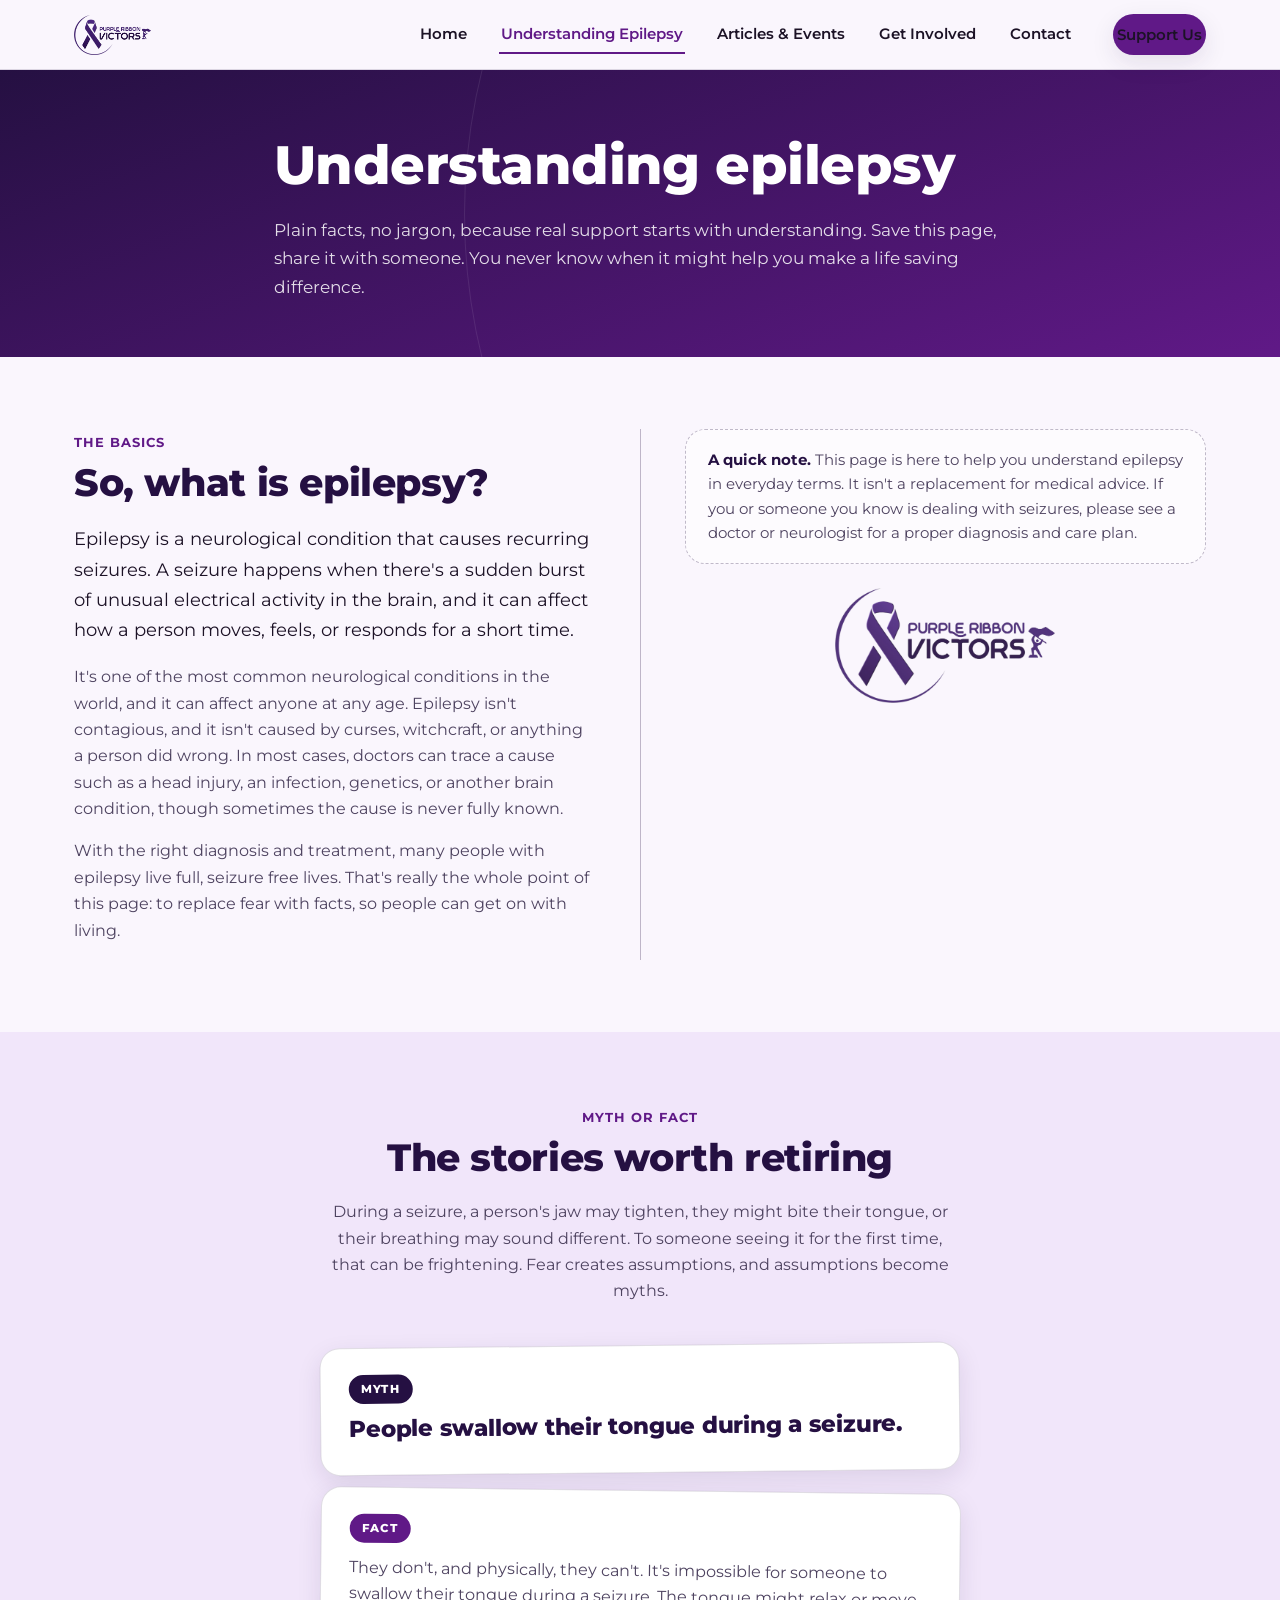
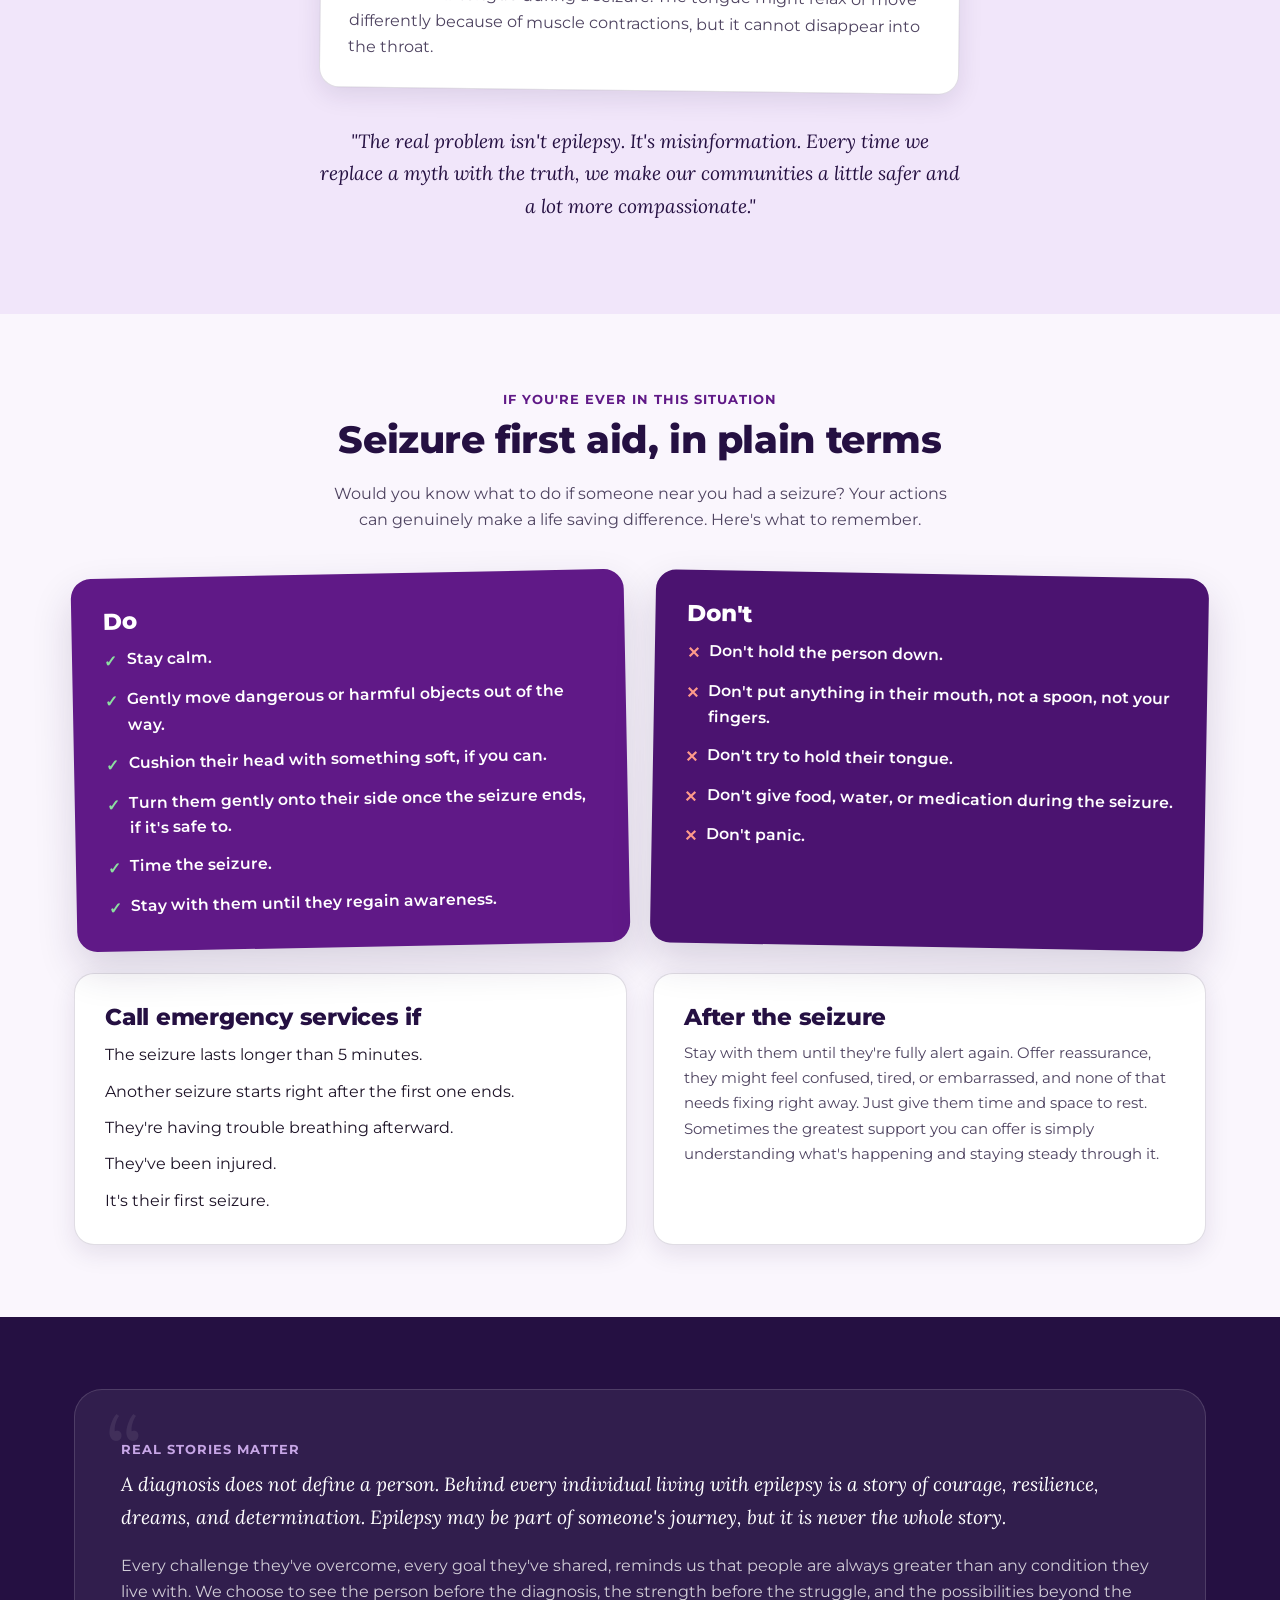
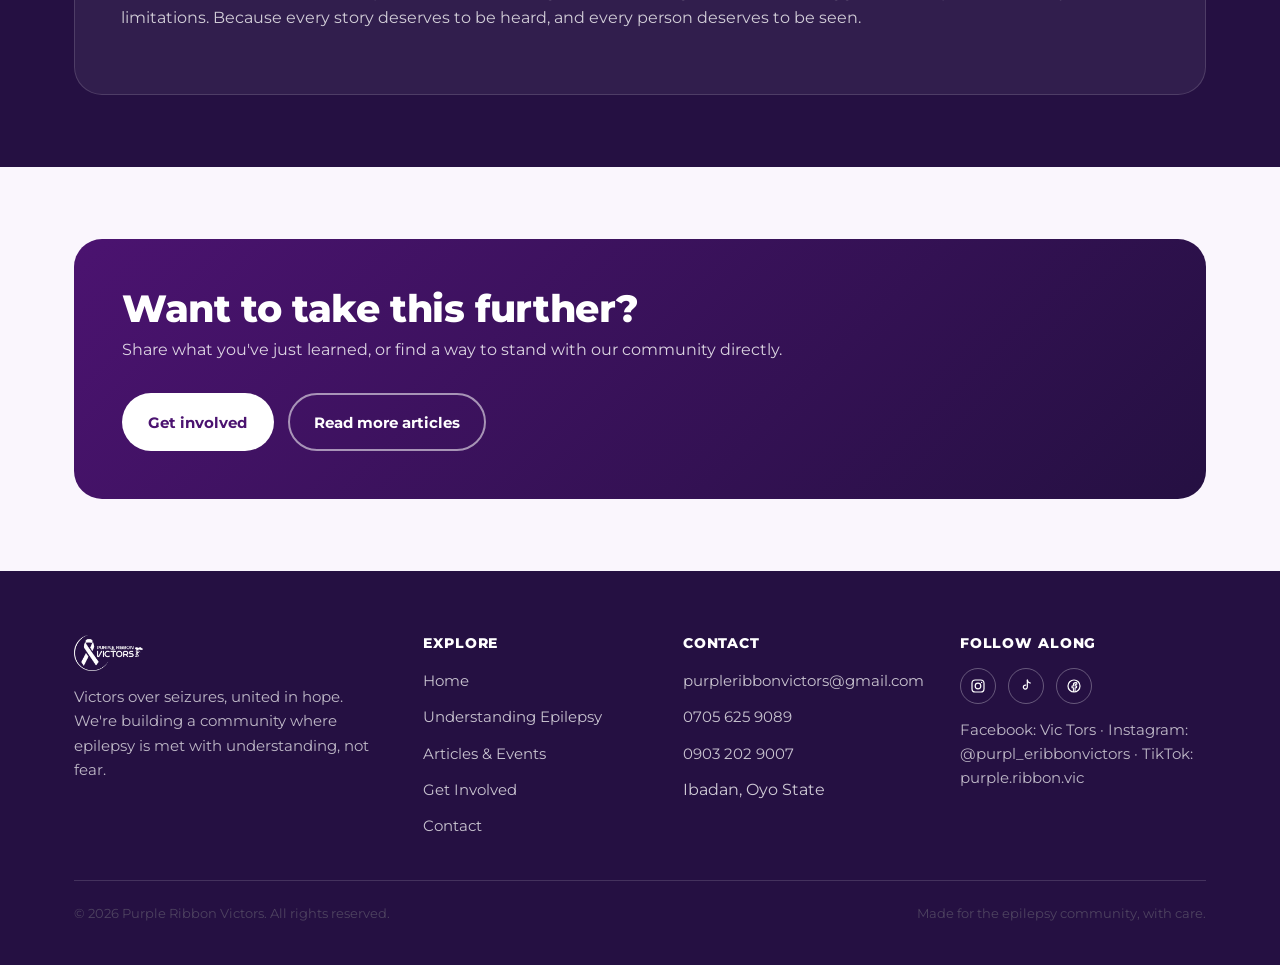
<file: understanding-epilepsy.html>
<!doctype html>
<html lang="en">
<head>
<meta charset="UTF-8">
<meta name="viewport" content="width=device-width, initial-scale=1.0">
<title>Understanding Epilepsy | Purple Ribbon Victors</title>
<meta name="description" content="What epilepsy actually is, the myths worth retiring, and the seizure first aid everyone should know. Plain facts, no jargon.">
<link rel="icon" href="logo-color.png">
<link rel="stylesheet" href="style.css">
</head>
<body>

<header class="site-header">
  <nav class="nav">
    <a href="index.html" class="brand">
      <img src="logo-color.png" alt="Purple Ribbon Victors">
    </a>
    <button class="nav-toggle" aria-label="Toggle menu" aria-expanded="false">
      <span></span><span></span><span></span>
    </button>
    <div class="nav-links">
      <a href="index.html">Home</a>
      <a href="understanding-epilepsy.html" class="active">Understanding Epilepsy</a>
      <a href="articles-events.html">Articles &amp; Events</a>
      <a href="get-involved.html">Get Involved</a>
      <a href="contact.html">Contact</a>
      <a href="get-involved.html#support" class="btn btn-primary nav-cta">Support Us</a>
    </div>
  </nav>
</header>

<section class="page-head">
  <div class="hero-bg-arc two" style="opacity:.6;"></div>
  <div class="wrap">
    <h1>Understanding epilepsy</h1>
    <p>Plain facts, no jargon, because real support starts with understanding. Save this page, share it with someone. You never know when it might help you make a life saving difference.</p>
  </div>
</section>

<section>
  <div class="wrap">
    <div class="divider-row">
      <div>
        <span class="eyebrow">The basics</span>
        <h2>So, what is epilepsy?</h2>
        <p class="lede">Epilepsy is a neurological condition that causes recurring seizures. A seizure happens when there's a sudden burst of unusual electrical activity in the brain, and it can affect how a person moves, feels, or responds for a short time.</p>
        <p>It's one of the most common neurological conditions in the world, and it can affect anyone at any age. Epilepsy isn't contagious, and it isn't caused by curses, witchcraft, or anything a person did wrong. In most cases, doctors can trace a cause such as a head injury, an infection, genetics, or another brain condition, though sometimes the cause is never fully known.</p>
        <p>With the right diagnosis and treatment, many people with epilepsy live full, seizure free lives. That's really the whole point of this page: to replace fear with facts, so people can get on with living.</p>
      </div>
      <div class="rule"></div>
      <div>
        <div class="note-banner">
          <strong style="color:var(--purple-900);">A quick note.</strong> This page is here to help you understand epilepsy in everyday terms. It isn't a replacement for medical advice. If you or someone you know is dealing with seizures, please see a doctor or neurologist for a proper diagnosis and care plan.
        </div>
        <div style="margin-top:24px;">
          <img src="logo-color.png" alt="Purple Ribbon Victors" style="max-width:220px; margin:0 auto; opacity:.9;">
        </div>
      </div>
    </div>
  </div>
</section>

<section class="alt">
  <div class="wrap">
    <div class="section-head center">
      <span class="eyebrow">Myth or fact</span>
      <h2>The stories worth retiring</h2>
      <p>During a seizure, a person's jaw may tighten, they might bite their tongue, or their breathing may sound different. To someone seeing it for the first time, that can be frightening. Fear creates assumptions, and assumptions become myths.</p>
    </div>
    <div class="mf-stack" style="margin:0 auto;">
      <div class="pale-card">
        <span class="tag">Myth</span>
        <h3 style="margin-bottom:6px;">People swallow their tongue during a seizure.</h3>
      </div>
      <div class="pale-card fact">
        <span class="tag">Fact</span>
        <p style="margin:0; color:var(--ink-soft);">They don't, and physically, they can't. It's impossible for someone to swallow their tongue during a seizure. The tongue might relax or move differently because of muscle contractions, but it cannot disappear into the throat.</p>
      </div>
    </div>
    <div style="max-width:640px; margin:34px auto 0; text-align:center;">
      <p class="quote">"The real problem isn't epilepsy. It's misinformation. Every time we replace a myth with the truth, we make our communities a little safer and a lot more compassionate."</p>
    </div>
  </div>
</section>

<section>
  <div class="wrap">
    <div class="section-head center">
      <span class="eyebrow">If you're ever in this situation</span>
      <h2>Seizure first aid, in plain terms</h2>
      <p>Would you know what to do if someone near you had a seizure? Your actions can genuinely make a life saving difference. Here's what to remember.</p>
    </div>

    <div class="grid grid-2">
      <div class="tilt-card do">
        <h3>Do</h3>
        <ul>
          <li><span class="mark">✓</span> Stay calm.</li>
          <li><span class="mark">✓</span> Gently move dangerous or harmful objects out of the way.</li>
          <li><span class="mark">✓</span> Cushion their head with something soft, if you can.</li>
          <li><span class="mark">✓</span> Turn them gently onto their side once the seizure ends, if it's safe to.</li>
          <li><span class="mark">✓</span> Time the seizure.</li>
          <li><span class="mark">✓</span> Stay with them until they regain awareness.</li>
        </ul>
      </div>
      <div class="tilt-card dont alt-rotate">
        <h3>Don't</h3>
        <ul>
          <li><span class="mark">✕</span> Don't hold the person down.</li>
          <li><span class="mark">✕</span> Don't put anything in their mouth, not a spoon, not your fingers.</li>
          <li><span class="mark">✕</span> Don't try to hold their tongue.</li>
          <li><span class="mark">✕</span> Don't give food, water, or medication during the seizure.</li>
          <li><span class="mark">✕</span> Don't panic.</li>
        </ul>
      </div>
    </div>

    <div class="grid grid-2" style="margin-top:26px;">
      <div class="card">
        <h3>Call emergency services if</h3>
        <ul style="display:flex; flex-direction:column; gap:10px; margin-top:12px;">
          <li>The seizure lasts longer than 5 minutes.</li>
          <li>Another seizure starts right after the first one ends.</li>
          <li>They're having trouble breathing afterward.</li>
          <li>They've been injured.</li>
          <li>It's their first seizure.</li>
        </ul>
      </div>
      <div class="card">
        <h3>After the seizure</h3>
        <p>Stay with them until they're fully alert again. Offer reassurance, they might feel confused, tired, or embarrassed, and none of that needs fixing right away. Just give them time and space to rest.</p>
        <p style="margin-bottom:0;">Sometimes the greatest support you can offer is simply understanding what's happening and staying steady through it.</p>
      </div>
    </div>
  </div>
</section>

<section class="dark">
  <div class="wrap">
    <div class="story-block" style="background:rgba(255,255,255,.06); box-shadow:none; border:1px solid rgba(255,255,255,.14);">
      <span class="mark-big" style="color:rgba(255,255,255,.08);">&ldquo;</span>
      <span class="eyebrow" style="color:#C7A6E6;">Real stories matter</span>
      <p class="quote" style="color:#fff;">A diagnosis does not define a person. Behind every individual living with epilepsy is a story of courage, resilience, dreams, and determination. Epilepsy may be part of someone's journey, but it is never the whole story.</p>
      <p style="color:rgba(255,255,255,.78);">Every challenge they've overcome, every goal they've shared, reminds us that people are always greater than any condition they live with. We choose to see the person before the diagnosis, the strength before the struggle, and the possibilities beyond the limitations. Because every story deserves to be heard, and every person deserves to be seen.</p>
    </div>
  </div>
</section>

<section>
  <div class="wrap">
    <div class="cta-band">
      <div>
        <h2>Want to take this further?</h2>
        <p>Share what you've just learned, or find a way to stand with our community directly.</p>
      </div>
      <div class="btn-row">
        <a href="get-involved.html" class="btn btn-white">Get involved</a>
        <a href="articles-events.html" class="btn btn-outline-light">Read more articles</a>
      </div>
    </div>
  </div>
</section>

<footer class="site-footer">
  <div class="wrap">
    <div class="footer-grid">
      <div>
        <img src="logo-white.png" alt="Purple Ribbon Victors">
        <p>Victors over seizures, united in hope. We're building a community where epilepsy is met with understanding, not fear.</p>
      </div>
      <div>
        <h4>Explore</h4>
        <ul>
          <li><a href="index.html">Home</a></li>
          <li><a href="understanding-epilepsy.html">Understanding Epilepsy</a></li>
          <li><a href="articles-events.html">Articles &amp; Events</a></li>
          <li><a href="get-involved.html">Get Involved</a></li>
          <li><a href="contact.html">Contact</a></li>
        </ul>
      </div>
      <div>
        <h4>Contact</h4>
        <ul>
          <li><a href="mailto:purpleribbonvictors@gmail.com">purpleribbonvictors@gmail.com</a></li>
          <li><a href="tel:07056259089">0705 625 9089</a></li>
          <li><a href="tel:09032029007">0903 202 9007</a></li>
          <li>Ibadan, Oyo State</li>
        </ul>
      </div>
      <div>
        <h4>Follow along</h4>
        <div class="social-row">
          <a href="https://instagram.com/purpl_eribbonvictors" target="_blank" rel="noopener" aria-label="Instagram">
            <svg viewBox="0 0 24 24" fill="none" xmlns="http://www.w3.org/2000/svg"><rect x="3" y="3" width="18" height="18" rx="5" stroke="#fff" stroke-width="1.8"/><circle cx="12" cy="12" r="4.2" stroke="#fff" stroke-width="1.8"/><circle cx="17.4" cy="6.6" r="1" fill="#fff"/></svg>
          </a>
          <a href="https://www.tiktok.com/@purple.ribbon.vic" target="_blank" rel="noopener" aria-label="TikTok">
            <svg viewBox="0 0 24 24" fill="none" xmlns="http://www.w3.org/2000/svg"><path d="M14 3v10.6a3 3 0 1 1-2.4-2.94" stroke="#fff" stroke-width="1.8" stroke-linecap="round"/><path d="M14 3c.4 2.4 2.2 4.2 4.6 4.5" stroke="#fff" stroke-width="1.8" stroke-linecap="round"/></svg>
          </a>
          <a aria-label="Facebook">
            <svg viewBox="0 0 24 24" fill="none" xmlns="http://www.w3.org/2000/svg"><circle cx="12" cy="12" r="9" stroke="#fff" stroke-width="1.8"/><path d="M13.6 21v-6.4h2.1l.3-2.5h-2.4V10.5c0-.7.2-1.2 1.3-1.2h1.3V7c-.2 0-1-.1-1.9-.1-1.9 0-3.2 1.1-3.2 3.3v1.9H9v2.5h2.1V21" stroke="#fff" stroke-width="1.6" stroke-linejoin="round"/></svg>
          </a>
        </div>
        <p class="small" style="margin-top:14px;">Facebook: Vic Tors &middot; Instagram: @purpl_eribbonvictors &middot; TikTok: purple.ribbon.vic</p>
      </div>
    </div>
    <div class="footer-bottom">
      <p>&copy; <span data-year></span> Purple Ribbon Victors. All rights reserved.</p>
      <p>Made for the epilepsy community, with care.</p>
    </div>
  </div>
</footer>

<script src="main.js"></script>
</body>
</html>
</file>
<file: style.css>
/* ============================================
   Purple Ribbon Victors — shared stylesheet
   ============================================ */

@import url('https://fonts.googleapis.com/css2?family=Montserrat:wght@400;500;600;700;800&family=Lora:ital,wght@0,400;0,500;0,600;1,400;1,500&display=swap');

:root{
  --bg: #FAF6FD;
  --bg-alt: #F1E6FA;
  --purple-500: #5E398F;
  --purple-600: #601987;
  --purple-700: #4B1370;
  --purple-900: #251042;
  --ink: #1C1226;
  --ink-soft: #4E4360;
  --white: #FFFFFF;
  --line: rgba(37,16,66,0.14);
  --line-strong: rgba(37,16,66,0.28);
  --shadow-sm: 0 8px 24px rgba(37,16,66,0.10);
  --shadow-md: 0 18px 40px rgba(37,16,66,0.16);
  --shadow-lg: 0 30px 70px rgba(37,16,66,0.22);
  --radius-sm: 12px;
  --radius-md: 20px;
  --radius-lg: 28px;
  --maxw: 1180px;
}

*, *::before, *::after{ box-sizing: border-box; }
html{ scroll-behavior: smooth; }

body{
  margin:0;
  background: var(--bg);
  color: var(--ink);
  font-family: 'Montserrat', -apple-system, BlinkMacSystemFont, 'Segoe UI', sans-serif;
  font-size: 16px;
  line-height: 1.65;
  -webkit-font-smoothing: antialiased;
}

img{ max-width:100%; display:block; }
a{ color: inherit; text-decoration: none; }
ul{ margin:0; padding:0; list-style:none; }
button{ font-family: inherit; cursor:pointer; }

h1,h2,h3,h4{
  font-family: 'Montserrat', sans-serif;
  font-weight: 800;
  color: var(--purple-900);
  line-height: 1.15;
  margin: 0 0 .5em;
  letter-spacing: -0.01em;
}
h1{ font-size: clamp(2.2rem, 4.4vw, 3.4rem); }
h2{ font-size: clamp(1.7rem, 3vw, 2.4rem); }
h3{ font-size: clamp(1.2rem, 1.8vw, 1.5rem); }
h4{ font-size: 1.1rem; }

p{ margin: 0 0 1em; color: var(--ink-soft); }
p.lede{ font-size: 1.15rem; color: var(--ink); }

.quote{
  font-family:'Lora', serif;
  font-style: italic;
  font-size: 1.2rem;
  color: var(--purple-900);
  line-height: 1.7;
}

.serif{ font-family:'Lora', serif; }

.wrap{
  max-width: var(--maxw);
  margin: 0 auto;
  padding: 0 24px;
}

.eyebrow{
  display:inline-block;
  font-size: .8rem;
  font-weight: 700;
  color: var(--purple-600);
  text-transform: uppercase;
  letter-spacing: .08em;
  margin-bottom: .6em;
}

/* ---------- Buttons ---------- */
.btn{
  display:inline-flex;
  align-items:center;
  gap:.5em;
  padding: .95em 1.6em;
  border-radius: 999px;
  font-weight: 700;
  font-size: .95rem;
  border: 2px solid transparent;
  transition: transform .18s ease, box-shadow .18s ease, background .18s ease, color .18s ease;
  white-space: nowrap;
}
.btn-primary{
  background: var(--purple-600);
  color: var(--white);
  box-shadow: var(--shadow-sm);
}
.btn-primary:hover{ transform: translateY(-2px); box-shadow: var(--shadow-md); }

.btn-outline{
  background: transparent;
  border-color: var(--purple-600);
  color: var(--purple-600);
}
.btn-outline:hover{ background: var(--purple-600); color:var(--white); }

.btn-outline-light{
  background: transparent;
  border-color: rgba(255,255,255,.55);
  color: var(--white);
}
.btn-outline-light:hover{ background: rgba(255,255,255,.14); border-color: #fff; }

.btn-white{
  background: var(--white);
  color: var(--purple-700);
}
.btn-white:hover{ transform: translateY(-2px); box-shadow: var(--shadow-md); }

.btn-row{ display:flex; flex-wrap:wrap; gap: 14px; }

/* ---------- Header / Nav ---------- */
.site-header{
  position: sticky;
  top:0;
  z-index: 100;
  background: rgba(250,246,253,.88);
  backdrop-filter: blur(10px);
  border-bottom: 1px solid var(--line);
}
.nav{
  display:flex;
  align-items:center;
  justify-content: space-between;
  padding: 14px 24px;
  max-width: var(--maxw);
  margin: 0 auto;
}
.brand{ display:flex; align-items:center; gap:.6em; }
.brand img{ height: 40px; width:auto; }

.nav-links{
  display:flex;
  align-items:center;
  gap: 30px;
}
.nav-links a{
  font-weight: 600;
  font-size: .95rem;
  color: var(--ink);
  padding: 6px 2px;
  border-bottom: 2px solid transparent;
  transition: color .15s ease, border-color .15s ease;
}
.nav-links a:hover, .nav-links a.active{
  color: var(--purple-600);
  border-color: var(--purple-600);
}
.nav-cta{ margin-left: 10px; }

.nav-toggle{
  display:none;
  background:none;
  border:none;
  padding: 6px;
}
.nav-toggle span{
  display:block;
  width: 26px;
  height: 3px;
  margin: 5px 0;
  background: var(--purple-900);
  border-radius: 3px;
  transition: transform .2s ease, opacity .2s ease;
}

@media (max-width: 900px){
  .nav-links{
    position:absolute;
    top: 100%;
    left:0; right:0;
    background: var(--white);
    flex-direction: column;
    align-items: flex-start;
    padding: 18px 24px 26px;
    gap: 14px;
    border-bottom: 1px solid var(--line);
    box-shadow: var(--shadow-md);
    display:none;
  }
  .nav-links.open{ display:flex; }
  .nav-cta{ margin-left:0; }
  .nav-toggle{ display:block; }
}

/* ---------- Hero ---------- */
.hero{
  position: relative;
  overflow: hidden;
  background: linear-gradient(160deg, var(--purple-900) 0%, var(--purple-700) 62%, var(--purple-600) 100%);
  color: var(--white);
}
.hero .wrap{
  display:grid;
  grid-template-columns: 1.05fr .95fr;
  align-items:center;
  gap: 40px;
  padding-top: 76px;
  padding-bottom: 76px;
  position: relative;
  z-index: 2;
}
.hero h1{ color: var(--white); }
.hero p.lede{ color: rgba(255,255,255,.86); max-width: 46ch; }
.hero-art{ position:relative; display:flex; align-items:center; justify-content:center; }
.hero-art svg{ width: 100%; max-width: 420px; height:auto; }

.hero-bg-arc{
  position:absolute;
  right: -18%;
  top: 50%;
  transform: translateY(-50%);
  width: 900px;
  height: 900px;
  border-radius: 50%;
  border: 90px solid rgba(255,255,255,.05);
  z-index:1;
}
.hero-bg-arc.two{
  right: -30%;
  width: 1200px;
  height: 1200px;
  border-width: 1px;
  border-color: rgba(255,255,255,.14);
}

@media (max-width: 900px){
  .hero .wrap{ grid-template-columns: 1fr; padding-top: 48px; padding-bottom: 48px; }
  .hero-art{ order:-1; }
  .hero-art svg{ max-width: 260px; }
}

/* ---------- Page header (non-home hero) ---------- */
.page-head{
  background: linear-gradient(160deg, var(--purple-900) 0%, var(--purple-600) 100%);
  color: var(--white);
  padding: 64px 0 56px;
  position: relative;
  overflow: hidden;
}
.page-head .wrap{ position:relative; z-index:2; max-width: 780px; }
.page-head h1{ color: var(--white); margin-bottom:.35em; }
.page-head p{ color: rgba(255,255,255,.86); font-size: 1.08rem; margin:0; }

/* ---------- Sections ---------- */
section{ padding: 72px 0; }
section.alt{ background: var(--bg-alt); }
section.dark{ background: var(--purple-900); color: rgba(255,255,255,.9); }
section.dark h2, section.dark h3{ color: var(--white); }
section.dark p{ color: rgba(255,255,255,.78); }

.section-head{ max-width: 640px; margin: 0 0 40px; }
.section-head.center{ margin-left:auto; margin-right:auto; text-align:center; }

.divider-row{
  display:grid;
  grid-template-columns: 1fr 1px 1fr;
  gap: 44px;
}
.divider-row > .rule{ background: var(--line-strong); }
@media (max-width: 760px){
  .divider-row{ grid-template-columns: 1fr; }
  .divider-row > .rule{ display:none; height:1px; }
}

/* ---------- Cards ---------- */
.grid{ display:grid; gap: 26px; }
.grid-3{ grid-template-columns: repeat(3, 1fr); }
.grid-2{ grid-template-columns: repeat(2, 1fr); }
@media (max-width: 900px){
  .grid-3{ grid-template-columns: 1fr 1fr; }
}
@media (max-width: 620px){
  .grid-3, .grid-2{ grid-template-columns: 1fr; }
}

.card{
  background: var(--white);
  border-radius: var(--radius-md);
  padding: 30px;
  box-shadow: var(--shadow-sm);
  border: 1px solid var(--line);
}
.card .icon{
  width: 52px; height:52px;
  margin-bottom: 18px;
}
.card h3{ margin-bottom:.4em; }
.card p{ margin:0; font-size:.96rem; }

/* Tilted callout cards, echoing the real social-media style */
.tilt-card{
  background: var(--purple-600);
  color: var(--white);
  border-radius: var(--radius-md);
  padding: 30px 32px;
  box-shadow: var(--shadow-md);
  transform: rotate(-1.1deg);
}
.tilt-card.alt-rotate{ transform: rotate(1deg); background: var(--purple-700); }
.tilt-card h3{ color: var(--white); }
.tilt-card ul{ display:flex; flex-direction:column; gap: 12px; }
.tilt-card li{
  display:flex;
  align-items:flex-start;
  gap: .6em;
  font-weight: 600;
  font-size: .98rem;
}
.tilt-card li .mark{ flex:none; margin-top:2px; font-weight:800; }
.tilt-card.do li .mark{ color:#8CE0A0; }
.tilt-card.dont li .mark{ color:#FF9B8A; }
.tilt-card p{ color: rgba(255,255,255,.86); }

.pale-card{
  background: var(--white);
  border: 1px solid var(--line);
  border-radius: var(--radius-md);
  padding: 26px 28px;
  transform: rotate(-.6deg);
  box-shadow: var(--shadow-sm);
}
.pale-card .tag{
  display:inline-block;
  background: var(--purple-900);
  color:#fff;
  font-size:.72rem;
  font-weight:800;
  letter-spacing:.06em;
  text-transform:uppercase;
  padding: 5px 12px;
  border-radius: 999px;
  margin-bottom: 12px;
}
.pale-card.fact{ transform: rotate(.7deg); }
.pale-card.fact .tag{ background: var(--purple-600); }

/* ---------- Myth / Fact stack ---------- */
.mf-stack{ display:flex; flex-direction:column; gap: 18px; max-width: 640px; }

/* ---------- Story / quote block ---------- */
.story-block{
  background: var(--white);
  border-radius: var(--radius-lg);
  padding: 46px;
  box-shadow: var(--shadow-md);
  position: relative;
}
.story-block .mark-big{
  position:absolute;
  top: 14px; left: 30px;
  font-family:'Lora', serif;
  font-size: 6rem;
  color: var(--bg-alt);
  z-index:0;
  line-height:1;
}
.story-block > *{ position:relative; z-index:1; }

/* ---------- Pill / handle chips ---------- */
.chip-row{ display:flex; flex-wrap:wrap; gap: 10px; }
.chip{
  display:inline-flex;
  align-items:center;
  gap:.5em;
  background: var(--bg-alt);
  color: var(--purple-700);
  border-radius: 999px;
  padding: 8px 16px;
  font-size:.86rem;
  font-weight:700;
}

/* ---------- Article / Event cards ---------- */
.article-card{
  background:var(--white);
  border-radius: var(--radius-md);
  overflow:hidden;
  border:1px solid var(--line);
  box-shadow: var(--shadow-sm);
  display:flex;
  flex-direction:column;
}
.article-card .thumb{
  height: 150px;
  background: linear-gradient(135deg, var(--purple-600), var(--purple-900));
  position:relative;
  overflow:hidden;
}
.article-card .thumb svg{ position:absolute; opacity:.5; }
.article-card .body{ padding: 22px 24px 26px; display:flex; flex-direction:column; gap:10px; flex:1; }
.article-card .meta{ font-size:.78rem; font-weight:700; color: var(--purple-600); text-transform:uppercase; letter-spacing:.05em; }
.article-card h3{ margin:0; font-size:1.15rem; }
.article-card p{ font-size:.94rem; margin:0; flex:1; }
.article-card .read{ font-weight:700; color:var(--purple-700); font-size:.9rem; }

.event-card{
  display:grid;
  grid-template-columns: 100px 1fr;
  gap: 20px;
  background: var(--white);
  border:1px solid var(--line);
  border-radius: var(--radius-md);
  padding: 22px;
  box-shadow: var(--shadow-sm);
  align-items:center;
}
.event-date{
  background: var(--bg-alt);
  border-radius: var(--radius-sm);
  text-align:center;
  padding: 14px 6px;
  font-weight:800;
  color: var(--purple-700);
}
.event-date .num{ display:block; font-size:1.4rem; line-height:1; }
.event-date .lbl{ display:block; font-size:.72rem; text-transform:uppercase; letter-spacing:.05em; margin-top:4px; }
@media (max-width: 560px){
  .event-card{ grid-template-columns: 1fr; }
  .event-date{ width: 100px; }
}

.note-banner{
  border: 1px dashed var(--line-strong);
  border-radius: var(--radius-md);
  padding: 18px 22px;
  color: var(--ink-soft);
  font-size:.92rem;
  background: rgba(255,255,255,.5);
}

/* ---------- Newsletter ---------- */
.newsletter-issue{
  display:flex;
  align-items:center;
  justify-content:space-between;
  gap: 20px;
  padding: 20px 0;
  border-bottom: 1px solid var(--line);
}
.newsletter-issue:last-child{ border-bottom:none; }
.newsletter-issue h4{ margin:0 0 4px; }
.newsletter-issue .date{ font-size:.82rem; color: var(--purple-600); font-weight:700; }

/* ---------- Get involved / contact form ---------- */
.form-card{
  background: var(--white);
  border-radius: var(--radius-lg);
  padding: 40px;
  box-shadow: var(--shadow-md);
}
.field{ margin-bottom: 18px; }
.field label{
  display:block;
  font-weight:700;
  font-size:.88rem;
  margin-bottom:6px;
  color: var(--purple-900);
}
.field input, .field textarea{
  width:100%;
  padding: 13px 16px;
  border-radius: 12px;
  border: 1px solid var(--line-strong);
  font-family: inherit;
  font-size: .96rem;
  background: var(--bg);
  color: var(--ink);
}
.field textarea{ min-height: 130px; resize: vertical; }
.field input:focus, .field textarea:focus{
  outline: none;
  border-color: var(--purple-600);
  box-shadow: 0 0 0 3px rgba(96,25,135,.14);
}

/* ---------- Contact info blocks ---------- */
.info-row{
  display:flex;
  gap: 16px;
  align-items:flex-start;
  padding: 18px 0;
  border-bottom: 1px solid var(--line);
}
.info-row:last-child{ border-bottom:none; }
.info-row .ico{ flex:none; width:40px; height:40px; color: var(--purple-600); }
.info-row h4{ margin:0 0 2px; font-size:1rem; }
.info-row p{ margin:0; }

/* ---------- CTA band ---------- */
.cta-band{
  background: linear-gradient(135deg, var(--purple-700), var(--purple-900));
  color:#fff;
  border-radius: var(--radius-lg);
  padding: 48px;
  display:flex;
  align-items:center;
  justify-content:space-between;
  gap: 30px;
  flex-wrap:wrap;
}
.cta-band h2, .cta-band p{ color:#fff; margin:0; }
.cta-band p{ color: rgba(255,255,255,.82); margin-top:6px; }

/* ---------- Footer ---------- */
.site-footer{
  background: var(--purple-900);
  color: rgba(255,255,255,.78);
  padding: 64px 0 28px;
}
.footer-grid{
  display:grid;
  grid-template-columns: 1.4fr 1fr 1fr 1.1fr;
  gap: 36px;
  padding-bottom: 40px;
  border-bottom: 1px solid rgba(255,255,255,.14);
}
.footer-grid img{ height:36px; margin-bottom:14px; }
.footer-grid h4{ color:#fff; font-size:.9rem; text-transform:uppercase; letter-spacing:.06em; margin-bottom:16px; }
.footer-grid ul{ display:flex; flex-direction:column; gap:10px; }
.footer-grid a{ color: rgba(255,255,255,.75); font-size:.92rem; }
.footer-grid a:hover{ color:#fff; }
.footer-grid p{ color: rgba(255,255,255,.7); font-size:.92rem; }
.footer-bottom{
  display:flex;
  justify-content:space-between;
  align-items:center;
  flex-wrap:wrap;
  gap: 10px;
  padding-top: 22px;
  font-size:.82rem;
  color: rgba(255,255,255,.55);
}
.social-row{ display:flex; gap: 12px; }
.social-row a{
  width: 36px; height:36px;
  border-radius:50%;
  border: 1px solid rgba(255,255,255,.3);
  display:flex; align-items:center; justify-content:center;
}
.social-row a:hover{ background: rgba(255,255,255,.12); }
.social-row svg{ width:16px; height:16px; }

@media (max-width: 860px){
  .footer-grid{ grid-template-columns: 1fr 1fr; }
}
@media (max-width: 520px){
  .footer-grid{ grid-template-columns: 1fr; }
  .cta-band{ padding: 32px; }
}

/* ---------- Anniversary celebration ---------- */
.anniv-badge{
  display:inline-flex;
  align-items:center;
  gap:.35em;
  background: var(--bg-alt);
  color: var(--purple-700);
  border: 1px solid var(--line-strong);
  border-radius: 999px;
  padding: 6px 14px;
  font-size: .74rem;
  font-weight: 800;
  white-space: nowrap;
  animation: annivPulse 2.4s ease-in-out infinite;
}
@keyframes annivPulse{
  0%,100%{ transform: scale(1); }
  50%{ transform: scale(1.06); }
}
@media (max-width: 400px){
  .anniv-badge{ font-size: .68rem; padding: 5px 10px; }
}

.anniv-overlay{
  position: fixed;
  inset: 0;
  z-index: 999;
  pointer-events: none;
  overflow: hidden;
}

.anniv-balloon{
  position:absolute;
  bottom: -160px;
  width: 44px;
  height: 56px;
  border-radius: 50% 50% 50% 50% / 58% 58% 42% 42%;
  opacity: .92;
  animation-name: annivFloat;
  animation-timing-function: ease-in;
  animation-fill-mode: forwards;
}
.anniv-balloon::after{
  content:"";
  position:absolute;
  left:50%;
  top:100%;
  width:1px;
  height:54px;
  background: rgba(37,16,66,.3);
  transform: translateX(-50%);
}
@keyframes annivFloat{
  0%{ transform: translateY(0) translateX(0) rotate(0deg); opacity:.95; }
  85%{ opacity:.9; }
  100%{ transform: translateY(-115vh) translateX(var(--drift, 40px)) rotate(8deg); opacity:0; }
}

.anniv-confetti{
  position:absolute;
  top:-20px;
  width:9px;
  height:14px;
  opacity:.9;
  animation-name: annivFall;
  animation-timing-function: linear;
  animation-fill-mode: forwards;
}
@keyframes annivFall{
  0%{ transform: translateY(0) rotate(0deg); opacity:1; }
  100%{ transform: translateY(110vh) rotate(360deg); opacity:.6; }
}

.anniv-modal-backdrop{
  position: fixed;
  inset:0;
  background: rgba(28,18,38,.55);
  backdrop-filter: blur(3px);
  z-index: 1000;
  display:flex;
  align-items:center;
  justify-content:center;
  padding: 20px;
  animation: annivFadeIn .3s ease;
}
@keyframes annivFadeIn{ from{opacity:0;} to{opacity:1;} }

.anniv-modal{
  background: var(--white);
  border-radius: var(--radius-lg);
  max-width: 420px;
  width:100%;
  padding: 40px 34px 34px;
  text-align:center;
  box-shadow: var(--shadow-lg);
  position:relative;
  animation: annivPop .4s cubic-bezier(.2,1.4,.4,1);
}
@keyframes annivPop{
  from{ transform: scale(.85); opacity:0; }
  to{ transform: scale(1); opacity:1; }
}
.anniv-modal .emoji-row{ font-size:2.2rem; margin-bottom:10px; letter-spacing:6px; }
.anniv-modal h3{ margin-bottom:10px; }
.anniv-modal p{ margin-bottom:22px; }
.anniv-modal-close{
  position:absolute;
  top:14px; right:16px;
  background:none;
  border:none;
  font-size:1.3rem;
  line-height:1;
  color: var(--ink-soft);
  padding:4px;
}

/* ---------- Utility ---------- */
.mt-0{ margin-top:0; }
.center{ text-align:center; }
.small{ font-size:.85rem; }
.muted{ color: var(--ink-soft); }
</file>
